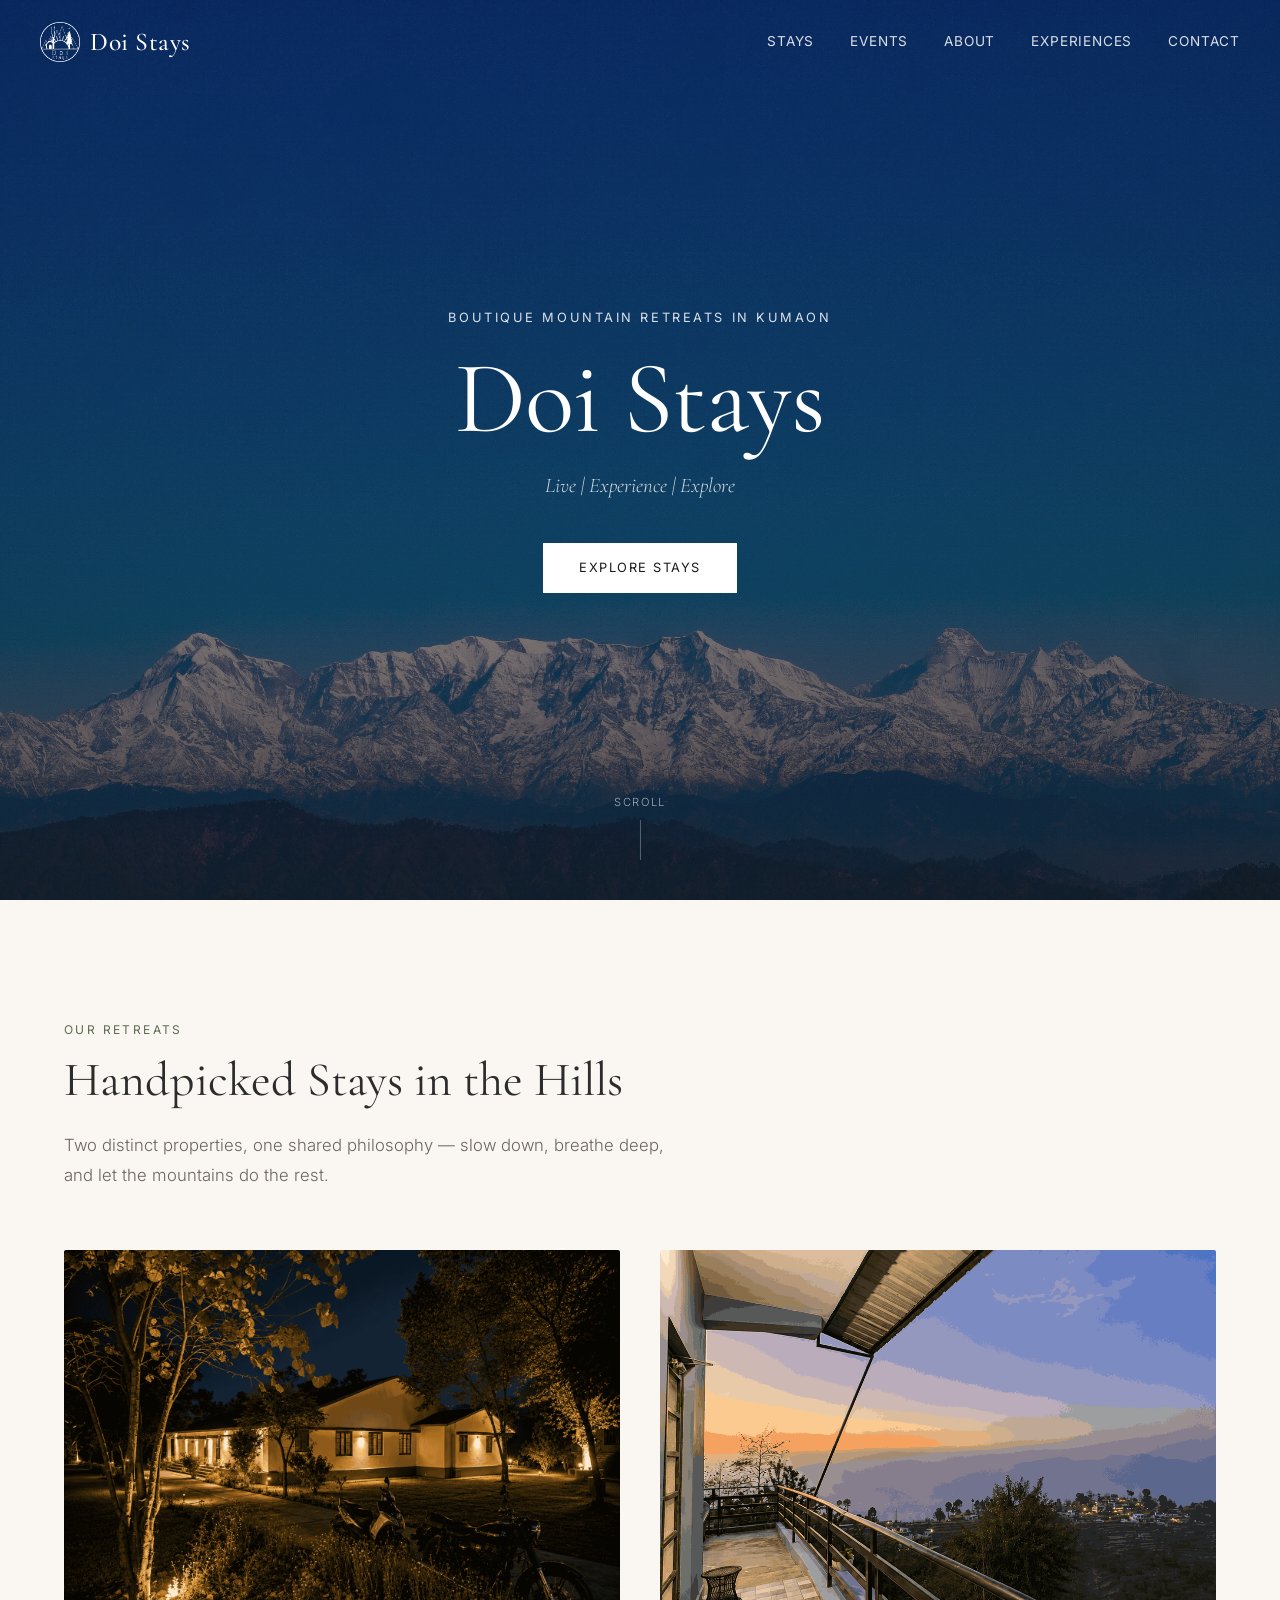
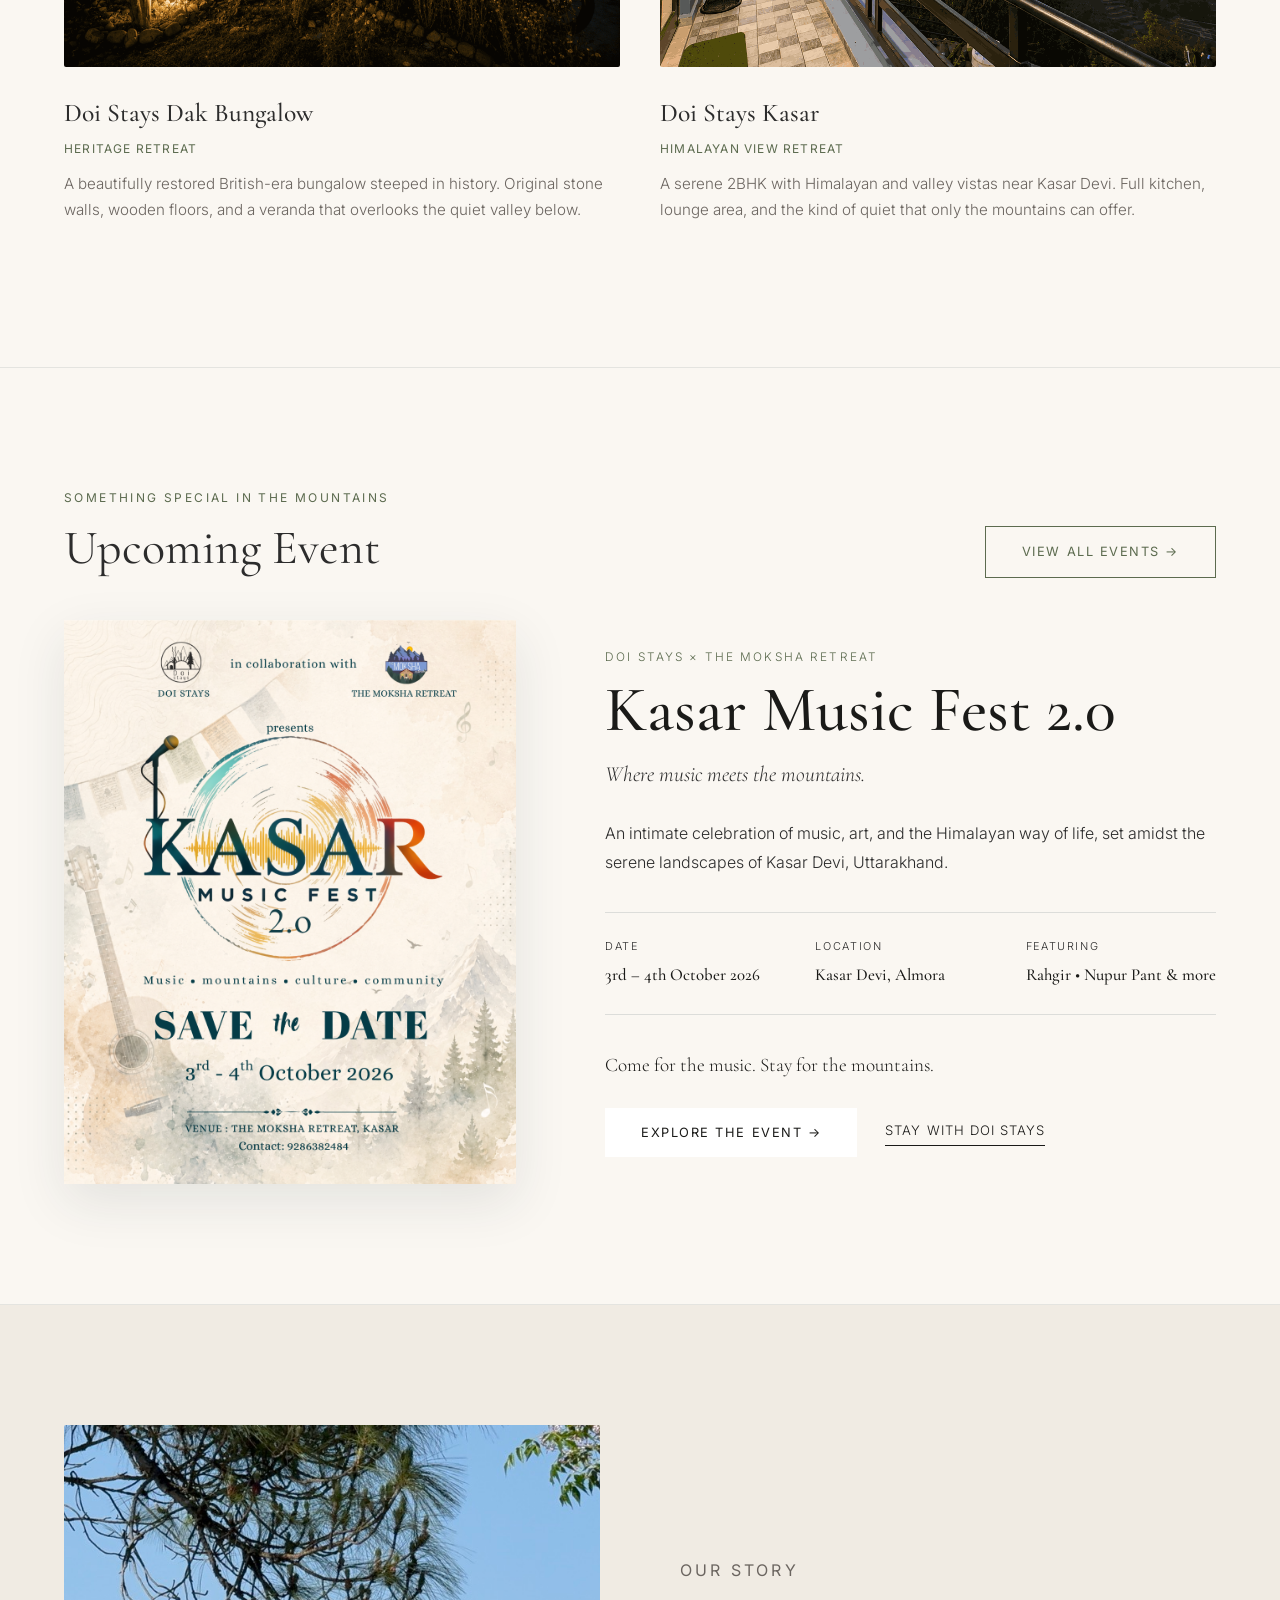
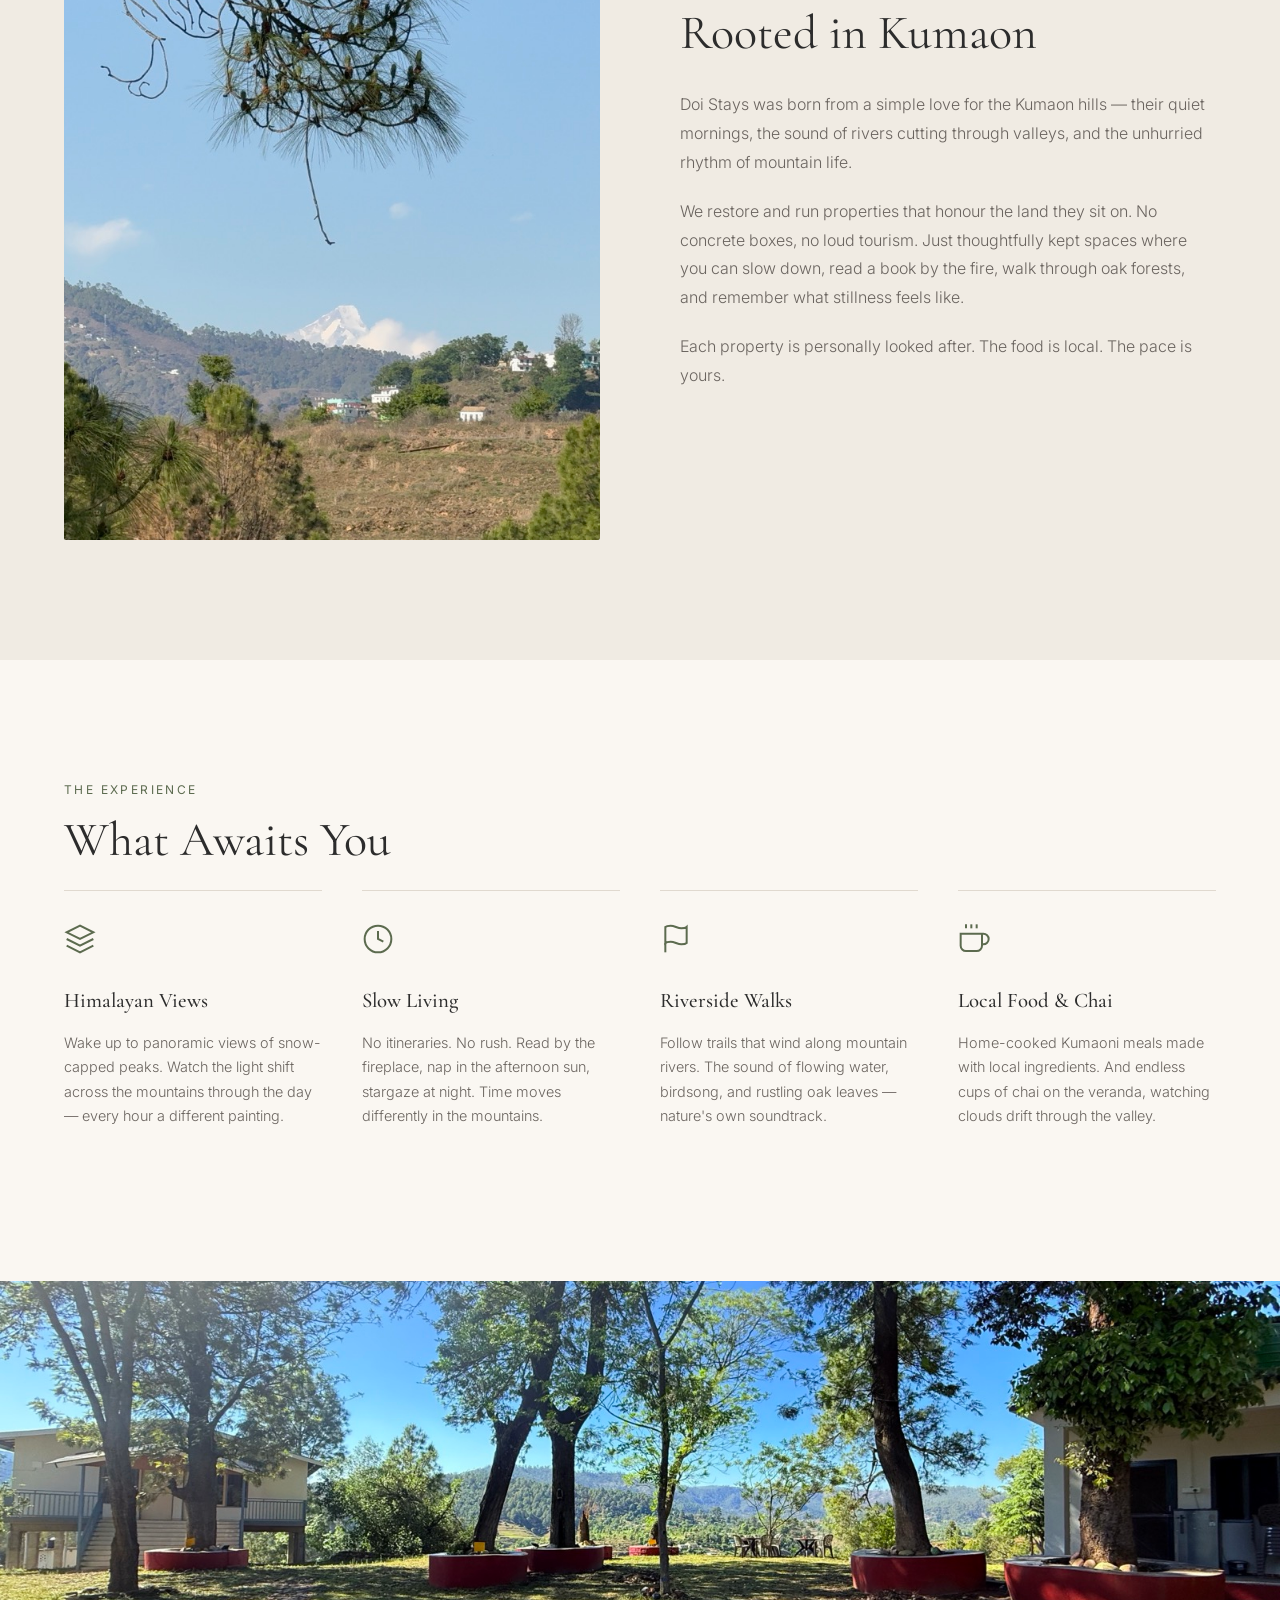
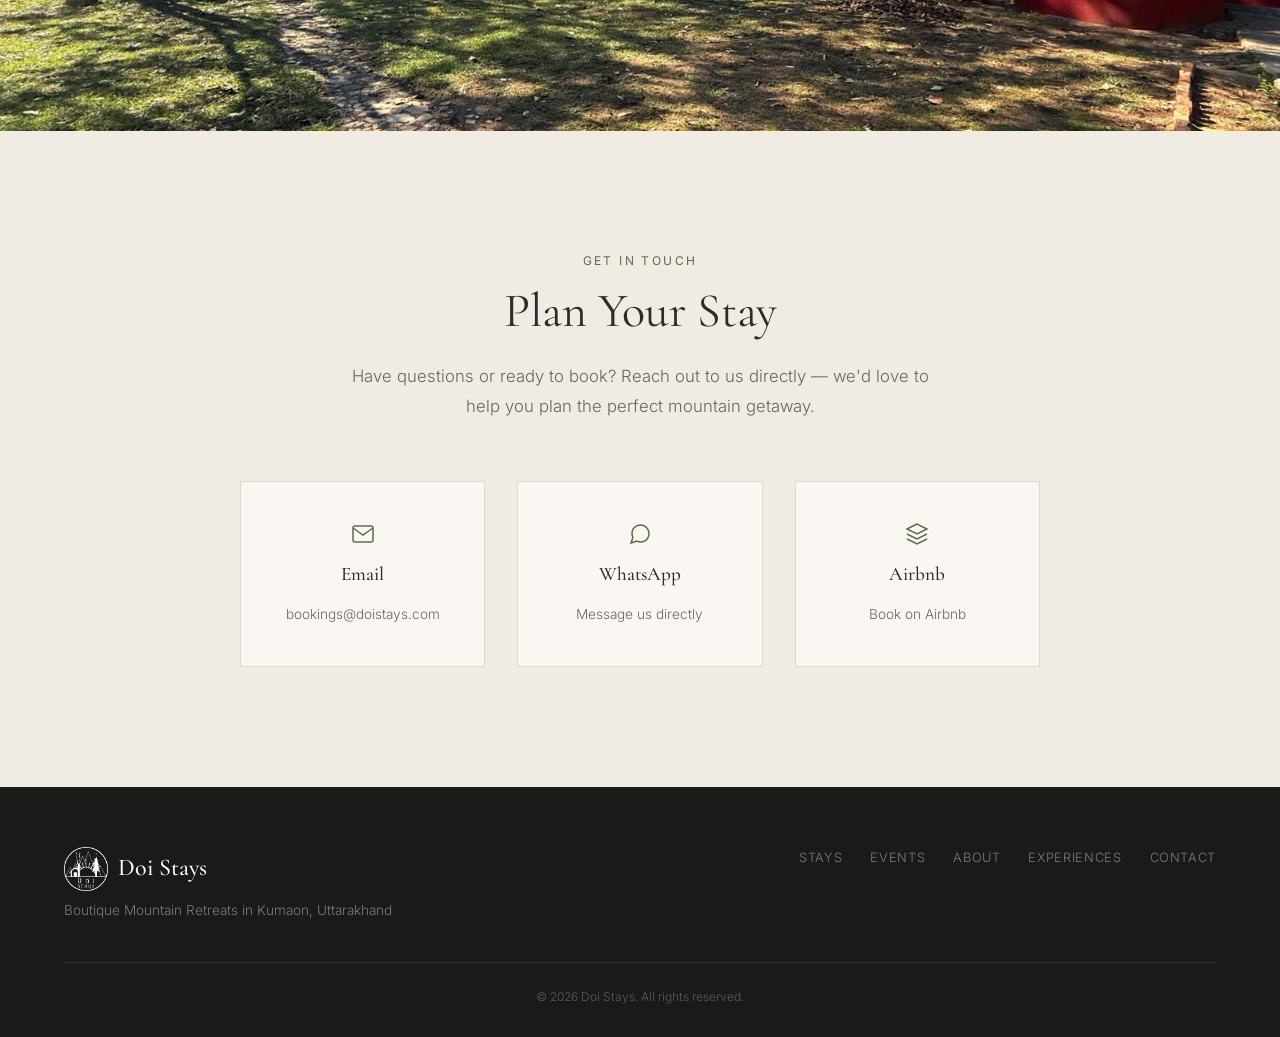
<file: index.html>
<!DOCTYPE html>
<html lang="en">
<head>
  <meta charset="UTF-8">
  <meta name="viewport" content="width=device-width, initial-scale=1.0">
  <title>Doi Stays – Boutique Mountain Retreats in Kumaon</title>
  <meta name="description" content="Boutique mountain retreats nestled in the Kumaon hills of Uttarakhand. Experience slow living at our handpicked heritage and Himalayan view properties.">
  <link rel="preconnect" href="https://fonts.googleapis.com">
  <link rel="preconnect" href="https://fonts.gstatic.com" crossorigin>
  <link href="https://fonts.googleapis.com/css2?family=Cormorant+Garamond:ital,wght@0,400;0,500;0,600;1,400&family=Inter:wght@300;400;500&display=swap" rel="stylesheet">
  <link rel="icon" type="image/svg+xml" href="logo.png">
  <link rel="stylesheet" href="styles.css">

  <style>
    /* Featured Events — homepage extension */
    .featured-event {
      background: var(--color-cream);
      border-top: 1px solid rgba(36, 66, 70, 0.10);
      border-bottom: 1px solid rgba(36, 66, 70, 0.10);
    }

    .featured-event-heading {
      display: flex;
      justify-content: space-between;
      align-items: flex-end;
      gap: 32px;
      margin-bottom: 42px;
    }

    .featured-event-heading .section-title {
      margin-bottom: 0;
    }

    .featured-event-grid {
      display: grid;
      grid-template-columns: minmax(280px, 0.85fr) minmax(320px, 1.15fr);
      gap: clamp(42px, 7vw, 90px);
      align-items: center;
    }

    .featured-event-poster {
      display: block;
      overflow: hidden;
      background: #eee8dc;
      box-shadow: 0 18px 50px rgba(31, 51, 54, 0.10);
    }

    .featured-event-poster img {
      display: block;
      width: 100%;
      height: auto;
      transition: transform 0.6s ease;
    }

    .featured-event-poster:hover img {
      transform: scale(1.025);
    }

    .featured-event-kicker {
      margin: 0 0 12px;
      color: var(--color-accent);
      font-size: 0.74rem;
      letter-spacing: 0.18em;
      text-transform: uppercase;
    }

    .featured-event-content h2 {
      margin: 0;
      font-family: var(--font-heading);
      font-size: clamp(2.5rem, 5vw, 4.25rem);
      line-height: 0.98;
      font-weight: 500;
      color: var(--color-dark);
    }

    .featured-event-tagline {
      margin: 14px 0 26px;
      font-family: var(--font-heading);
      font-size: 1.35rem;
      font-style: italic;
      color: var(--color-muted);
    }

    .featured-event-content > p:not(.featured-event-kicker):not(.featured-event-tagline):not(.featured-event-note) {
      max-width: 620px;
      color: var(--color-muted);
      line-height: 1.85;
    }

    .featured-event-details {
      display: grid;
      grid-template-columns: repeat(3, 1fr);
      gap: 20px;
      margin: 34px 0;
      padding: 24px 0;
      border-top: 1px solid rgba(36, 66, 70, 0.14);
      border-bottom: 1px solid rgba(36, 66, 70, 0.14);
    }

    .featured-event-details div {
      display: flex;
      flex-direction: column;
      gap: 6px;
    }

    .featured-event-details span {
      font-size: 0.68rem;
      letter-spacing: 0.15em;
      text-transform: uppercase;
      color: var(--color-muted);
    }

    .featured-event-details strong {
      font-family: var(--font-heading);
      font-size: 1.05rem;
      font-weight: 500;
      color: var(--color-dark);
    }

    .featured-event-note {
      margin: 0 0 26px;
      font-family: var(--font-heading);
      font-size: 1.2rem;
      color: var(--color-dark);
    }

    .featured-event-actions {
      display: flex;
      align-items: center;
      gap: 28px;
      flex-wrap: wrap;
    }

    .featured-event-all {
      white-space: nowrap;
    }

    .featured-event .text-link {
      color: var(--color-dark);
      text-decoration: none;
      border-bottom: 1px solid currentColor;
      padding-bottom: 3px;
      font-size: 0.82rem;
      letter-spacing: 0.08em;
      text-transform: uppercase;
    }

    @media (max-width: 800px) {
      .featured-event-heading {
        align-items: flex-start;
        flex-direction: column;
        margin-bottom: 30px;
      }

      .featured-event-grid {
        grid-template-columns: 1fr;
        gap: 34px;
      }

      .featured-event-poster {
        max-width: 560px;
      }

      .featured-event-details {
        grid-template-columns: 1fr;
        gap: 18px;
      }
    }
  </style>

</head>
<body>

  <!-- Navigation -->
  <nav class="nav" id="nav">
    <a href="#" class="nav-logo"><img src="logo.png" alt="Doi Stays" class="nav-logo-img">Doi Stays</a>
    <div class="nav-links">
      <a href="#properties">Stays</a>
      <a href="events.html">Events</a>
      <a href="#about">About</a>
      <a href="#experiences">Experiences</a>
      <a href="#contact">Contact</a>
    </div>
    <button class="nav-toggle" id="navToggle" aria-label="Toggle menu">
      <span></span><span></span><span></span>
    </button>
  </nav>

  <!-- Mobile Menu -->
  <div class="mobile-menu" id="mobileMenu">
    <a href="#properties">Stays</a>
    <a href="events.html">Events</a>
    <a href="#about">About</a>
    <a href="#experiences">Experiences</a>
    <a href="#contact">Contact</a>
  </div>

  <!-- Hero Section -->
  <section class="hero" id="hero">
    <div class="hero-overlay"></div>
    <div class="hero-content">
      <p class="hero-subtitle">Boutique Mountain Retreats in Kumaon</p>
      <h1 class="hero-title">Doi Stays</h1>
      <p class="hero-tagline">Live | Experience | Explore</p>
      <a href="#properties" class="btn btn-primary">Explore Stays</a>
    </div>
    <div class="hero-scroll">
      <span>Scroll</span>
      <div class="scroll-line"></div>
    </div>
  </section>

  <!-- Properties Section -->
  <section class="section properties" id="properties">
    <div class="container">
      <p class="section-label">Our Retreats</p>
      <h2 class="section-title">Handpicked Stays in the Hills</h2>
      <p class="section-desc">Two distinct properties, one shared philosophy &mdash; slow down, breathe deep, and let the mountains do the rest.</p>

      <div class="property-grid">
        <!-- Property 1: Dak Bungalow -->
        <a href="dak-bungalow.html" class="property-card">
          <div class="property-image">
            <img src="images-dak-bungalow/IMG_2955.png" alt="Doi Stays Dak Bungalow - Heritage British-era bungalow in Kumaon">
            <div class="property-image-overlay">
              <span class="property-cta">View &amp; Book Now &rarr;</span>
            </div>
          </div>
          <div class="property-info">
            <h3>Doi Stays Dak Bungalow</h3>
            <p class="property-type">Heritage Retreat</p>
            <p class="property-desc">A beautifully restored British-era bungalow steeped in history. Original stone walls, wooden floors, and a veranda that overlooks the quiet valley below.</p>
          </div>
        </a>

        <!-- Property 2: Kasar -->
        <a href="kasar.html" class="property-card">
          <div class="property-image">
            <img src="images-kasar/IMG_3220_1_11zon.png" alt="Doi Stays Kasar - Himalayan View 2BHK in Kasar Devi, Almora">
            <div class="property-image-overlay">
              <span class="property-cta">View &amp; Book Now &rarr;</span>
            </div>
          </div>
          <div class="property-info">
            <h3>Doi Stays Kasar</h3>
            <p class="property-type">Himalayan View Retreat</p>
            <p class="property-desc">A serene 2BHK with Himalayan and valley vistas near Kasar Devi. Full kitchen, lounge area, and the kind of quiet that only the mountains can offer.</p>
          </div>
        </a>
      </div>
    </div>
  </section>


  <!-- Upcoming Event Section -->
  <section class="section featured-event" id="events">
    <div class="container">
      <div class="featured-event-heading">
        <div>
          <p class="section-label">Something Special in the Mountains</p>
          <h2 class="section-title">Upcoming Event</h2>
        </div>
        <a href="events.html" class="btn btn-outline featured-event-all">View All Events &rarr;</a>
      </div>

      <div class="featured-event-grid">
        <a href="events.html" class="featured-event-poster">
          <img src="kasar-music-fest-2.png" alt="Kasar Music Fest 2.0 poster" loading="lazy">
        </a>

        <div class="featured-event-content">
          <p class="featured-event-kicker">Doi Stays × The Moksha Retreat</p>
          <h2>Kasar Music Fest 2.0</h2>
          <p class="featured-event-tagline">Where music meets the mountains.</p>

          <p>
            An intimate celebration of music, art, and the Himalayan way of life,
            set amidst the serene landscapes of Kasar Devi, Uttarakhand.
          </p>

          <div class="featured-event-details">
            <div>
              <span>Date</span>
              <strong>3rd – 4th October 2026</strong>
            </div>
            <div>
              <span>Location</span>
              <strong>Kasar Devi, Almora</strong>
            </div>
            <div>
              <span>Featuring</span>
              <strong>Rahgir • Nupur Pant &amp; more</strong>
            </div>
          </div>

          <p class="featured-event-note">
            Come for the music. Stay for the mountains.
          </p>

          <div class="featured-event-actions">
            <a href="events.html" class="btn btn-primary">Explore the Event &rarr;</a>
            <a href="events.html" class="text-link">Stay with Doi Stays</a>
          </div>
        </div>
      </div>
    </div>
  </section>

  <!-- About Section -->
  <section class="section about" id="about">
    <div class="container">
      <div class="about-grid">
        <div class="about-image">
          <img src="images-dak-bungalow/IMG_8700.JPG" alt="Kumaon mountains and village life">
        </div>
        <div class="about-text">
          <p class="section-label">Our Story</p>
          <h2 class="section-title">Rooted in Kumaon</h2>
          <p>Doi Stays was born from a simple love for the Kumaon hills &mdash; their quiet mornings, the sound of rivers cutting through valleys, and the unhurried rhythm of mountain life.</p>
          <p>We restore and run properties that honour the land they sit on. No concrete boxes, no loud tourism. Just thoughtfully kept spaces where you can slow down, read a book by the fire, walk through oak forests, and remember what stillness feels like.</p>
          <p>Each property is personally looked after. The food is local. The pace is yours.</p>
        </div>
      </div>
    </div>
  </section>

  <!-- Experiences Section -->
  <section class="section experiences" id="experiences">
    <div class="container">
      <p class="section-label">The Experience</p>
      <h2 class="section-title">What Awaits You</h2>

      <div class="experience-grid">
        <div class="experience-card">
          <div class="experience-icon">
            <svg width="32" height="32" viewBox="0 0 24 24" fill="none" stroke="currentColor" stroke-width="1.5"><path d="M12 2L2 7l10 5 10-5-10-5zM2 17l10 5 10-5M2 12l10 5 10-5"/></svg>
          </div>
          <h3>Himalayan Views</h3>
          <p>Wake up to panoramic views of snow-capped peaks. Watch the light shift across the mountains through the day &mdash; every hour a different painting.</p>
        </div>
        <div class="experience-card">
          <div class="experience-icon">
            <svg width="32" height="32" viewBox="0 0 24 24" fill="none" stroke="currentColor" stroke-width="1.5"><path d="M12 22c5.523 0 10-4.477 10-10S17.523 2 12 2 2 6.477 2 12s4.477 10 10 10z"/><path d="M12 6v6l4 2"/></svg>
          </div>
          <h3>Slow Living</h3>
          <p>No itineraries. No rush. Read by the fireplace, nap in the afternoon sun, stargaze at night. Time moves differently in the mountains.</p>
        </div>
        <div class="experience-card">
          <div class="experience-icon">
            <svg width="32" height="32" viewBox="0 0 24 24" fill="none" stroke="currentColor" stroke-width="1.5"><path d="M4 15s1-1 4-1 5 2 8 2 4-1 4-1V3s-1 1-4 1-5-2-8-2-4 1-4 1z"/><line x1="4" y1="22" x2="4" y2="15"/></svg>
          </div>
          <h3>Riverside Walks</h3>
          <p>Follow trails that wind along mountain rivers. The sound of flowing water, birdsong, and rustling oak leaves &mdash; nature's own soundtrack.</p>
        </div>
        <div class="experience-card">
          <div class="experience-icon">
            <svg width="32" height="32" viewBox="0 0 24 24" fill="none" stroke="currentColor" stroke-width="1.5"><path d="M18 8h1a4 4 0 010 8h-1M2 8h16v9a4 4 0 01-4 4H6a4 4 0 01-4-4V8z"/><line x1="6" y1="1" x2="6" y2="4"/><line x1="10" y1="1" x2="10" y2="4"/><line x1="14" y1="1" x2="14" y2="4"/></svg>
          </div>
          <h3>Local Food &amp; Chai</h3>
          <p>Home-cooked Kumaoni meals made with local ingredients. And endless cups of chai on the veranda, watching clouds drift through the valley.</p>
        </div>
      </div>
    </div>
  </section>

  <!-- Full-width Image Break -->
  <section class="image-break">
    <img src="images-dak-bungalow/IMG_8653.jpg" alt="Mountain landscape in Kumaon, Uttarakhand">
  </section>

  <!-- Contact Section -->
  <section class="section contact" id="contact">
    <div class="container">
      <p class="section-label">Get in Touch</p>
      <h2 class="section-title">Plan Your Stay</h2>
      <p class="section-desc">Have questions or ready to book? Reach out to us directly &mdash; we'd love to help you plan the perfect mountain getaway.</p>

      <div class="contact-grid">
        <a href="mailto:bookings@doistays.com" class="contact-card">
          <svg width="24" height="24" viewBox="0 0 24 24" fill="none" stroke="currentColor" stroke-width="1.5"><path d="M4 4h16c1.1 0 2 .9 2 2v12c0 1.1-.9 2-2 2H4c-1.1 0-2-.9-2-2V6c0-1.1.9-2 2-2z"/><polyline points="22,6 12,13 2,6"/></svg>
          <h3>Email</h3>
          <p>bookings@doistays.com</p>
        </a>
        <a href="https://wa.me/919286382484" target="_blank" rel="noopener" class="contact-card">
          <svg width="24" height="24" viewBox="0 0 24 24" fill="none" stroke="currentColor" stroke-width="1.5"><path d="M21 11.5a8.38 8.38 0 01-.9 3.8 8.5 8.5 0 01-7.6 4.7 8.38 8.38 0 01-3.8-.9L3 21l1.9-5.7a8.38 8.38 0 01-.9-3.8 8.5 8.5 0 014.7-7.6 8.38 8.38 0 013.8-.9h.5a8.48 8.48 0 018 8v.5z"/></svg>
          <h3>WhatsApp</h3>
          <p>Message us directly</p>
        </a>
        <a href="https://www.airbnb.co.in/users/profile/1463605870879007986" target="_blank" rel="noopener" class="contact-card">
          <svg width="24" height="24" viewBox="0 0 24 24" fill="none" stroke="currentColor" stroke-width="1.5"><path d="M12 2L2 7l10 5 10-5-10-5z"/><path d="M2 17l10 5 10-5"/><path d="M2 12l10 5 10-5"/></svg>
          <h3>Airbnb</h3>
          <p>Book on Airbnb</p>
        </a>
      </div>
    </div>
  </section>

  <!-- Footer -->
  <footer class="footer">
    <div class="container">
      <div class="footer-content">
        <div class="footer-brand">
          <p class="footer-logo"><img src="logo.png" alt="Doi Stays" class="footer-logo-img">Doi Stays</p>
          <p class="footer-tagline">Boutique Mountain Retreats in Kumaon, Uttarakhand</p>
        </div>
        <div class="footer-links">
          <a href="#properties">Stays</a>
          <a href="events.html">Events</a>
          <a href="#about">About</a>
          <a href="#experiences">Experiences</a>
          <a href="#contact">Contact</a>
        </div>
      </div>
      <div class="footer-bottom">
        <p>&copy; 2026 Doi Stays. All rights reserved.</p>
      </div>
    </div>
  </footer>

  <script src="script.js"></script>
</body>
</html>
</file>
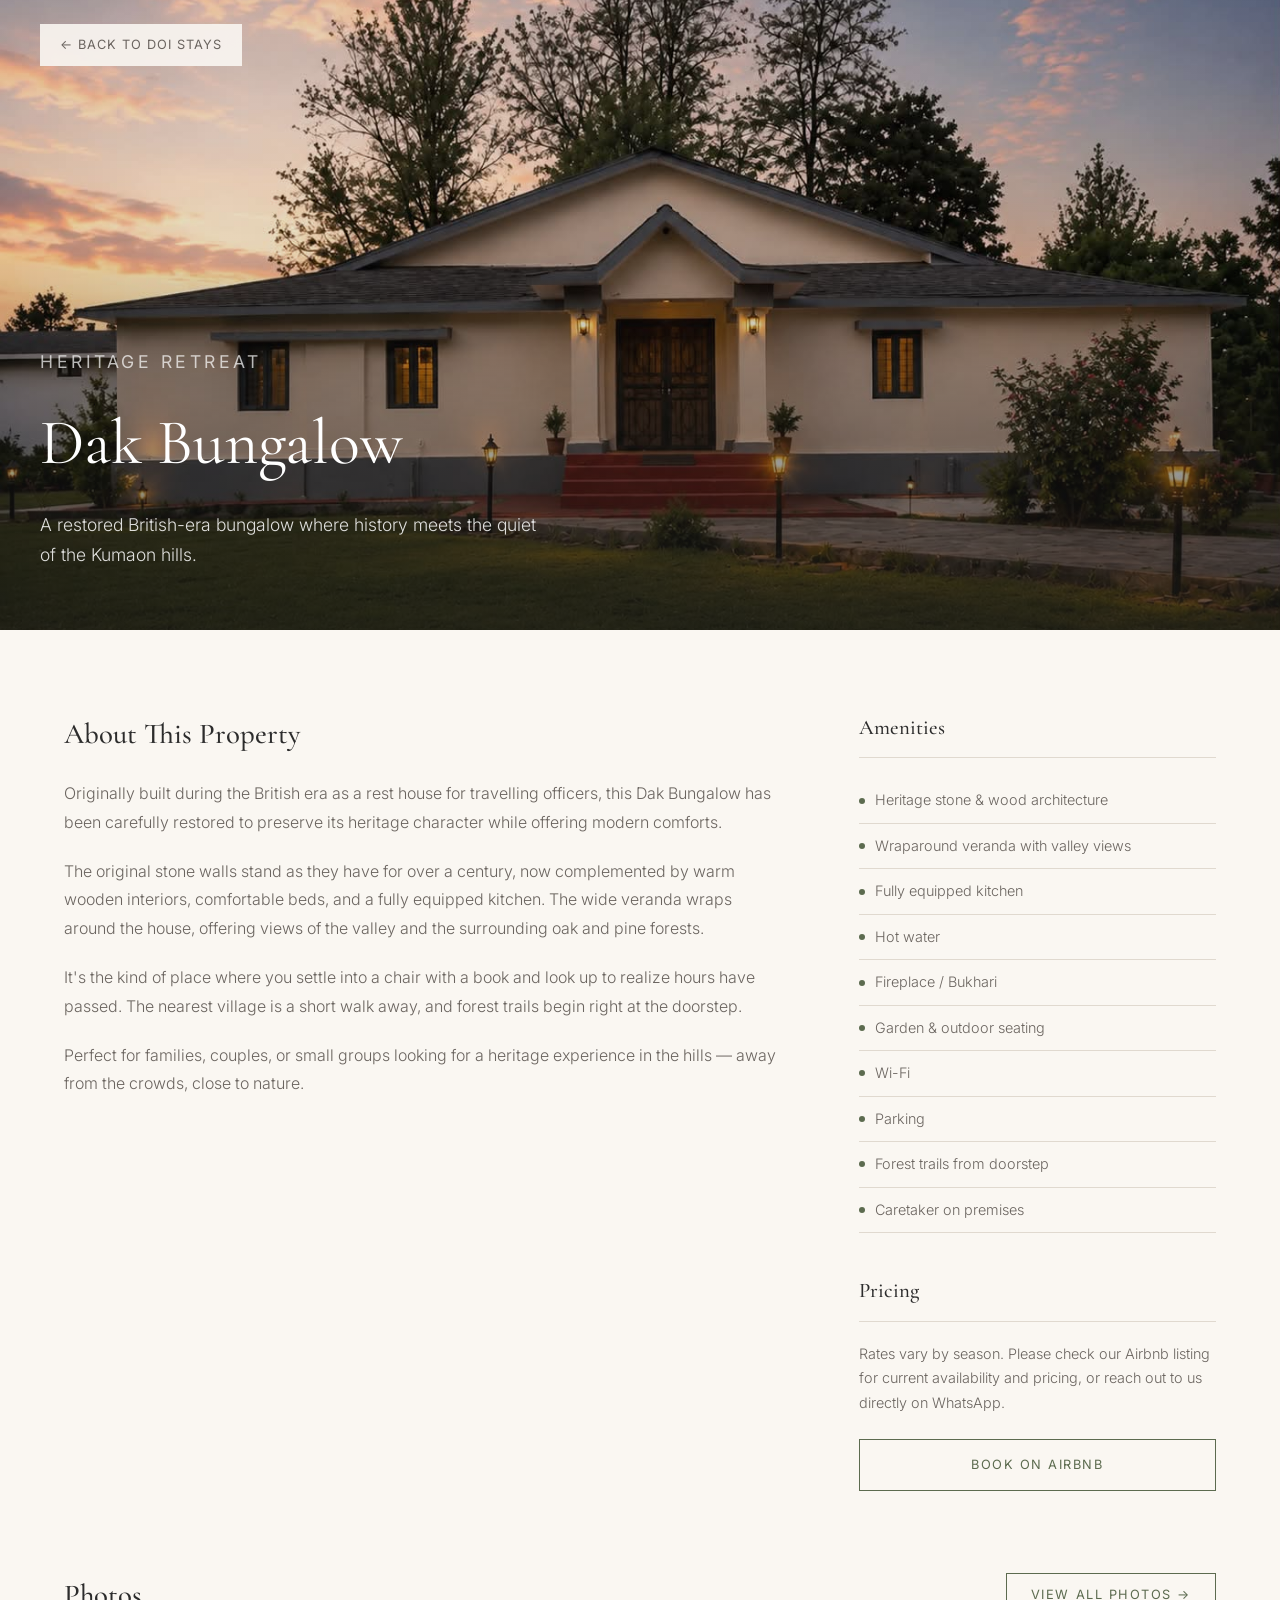
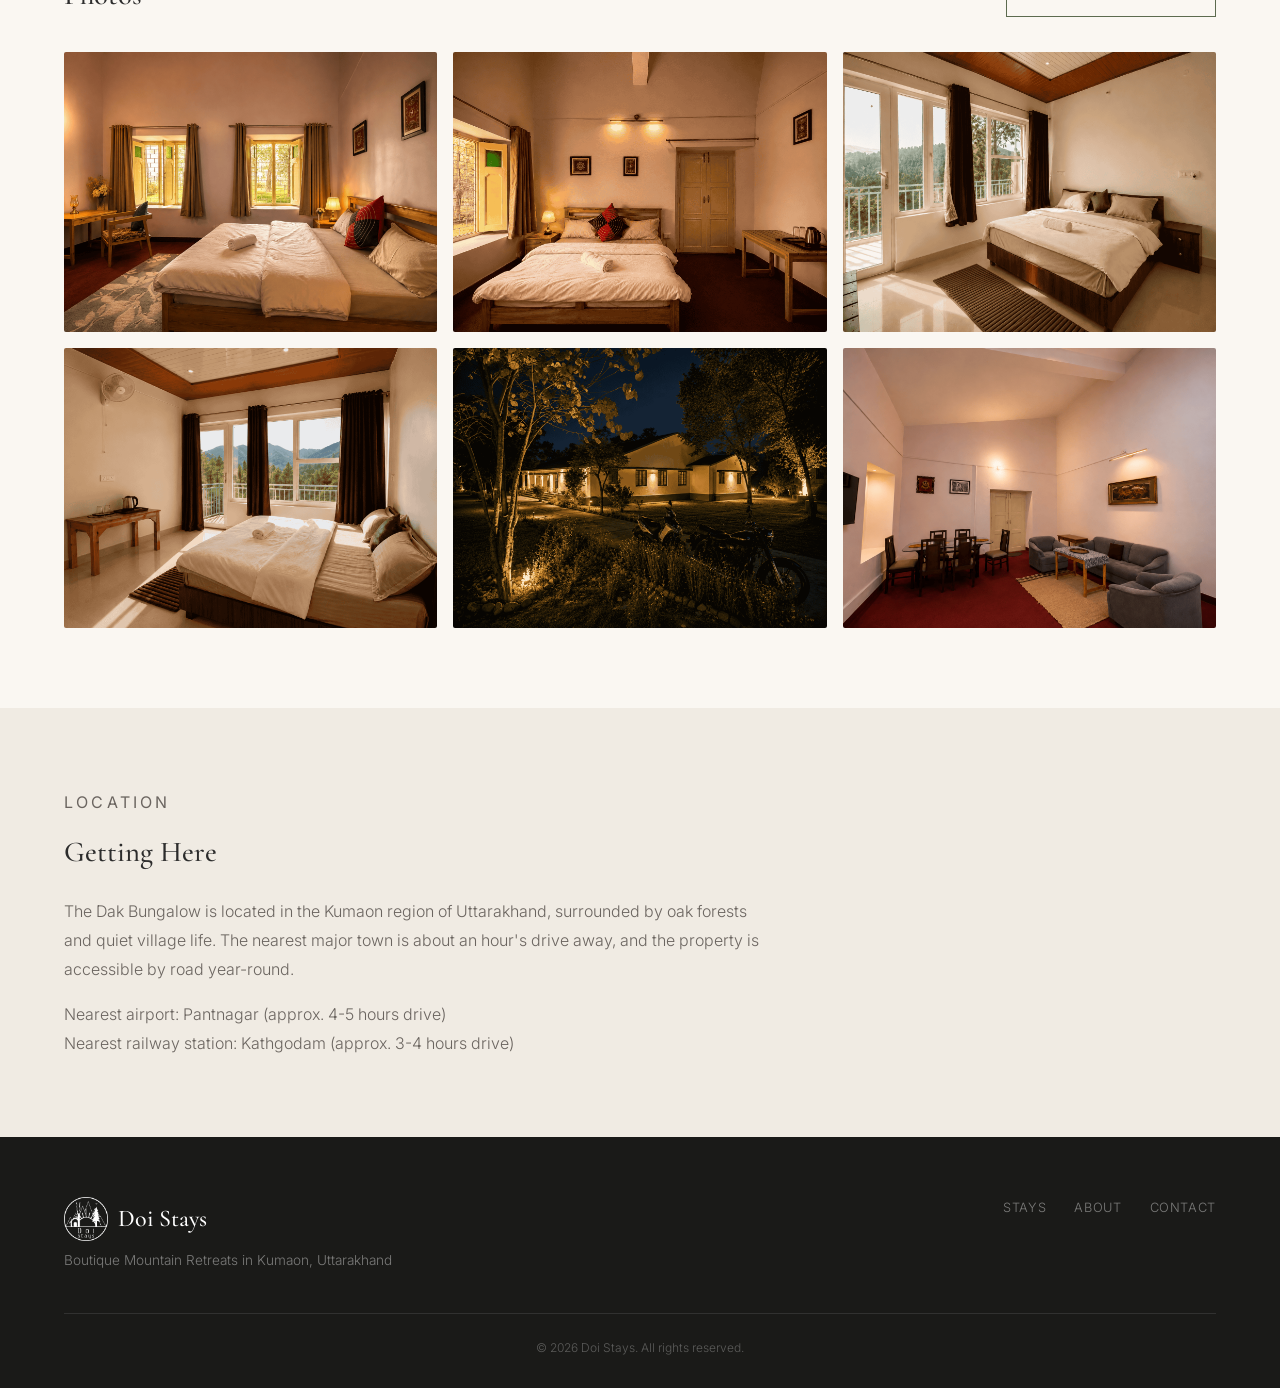
<file: dak-bungalow.html>
<!DOCTYPE html>
<html lang="en">
<head>
  <meta charset="UTF-8">
  <meta name="viewport" content="width=device-width, initial-scale=1.0">
  <title>Dak Bungalow – Doi Stays | Heritage Retreat in Kumaon</title>
  <meta name="description" content="A beautifully restored British-era Dak Bungalow in Kumaon. Heritage stone walls, wooden floors, and valley views. Book your stay.">
  <link rel="preconnect" href="https://fonts.googleapis.com">
  <link rel="preconnect" href="https://fonts.gstatic.com" crossorigin>
  <link href="https://fonts.googleapis.com/css2?family=Cormorant+Garamond:ital,wght@0,400;0,500;0,600;1,400&family=Inter:wght@300;400;500&display=swap" rel="stylesheet">
  <link rel="icon" type="image/svg+xml" href="logo.png">
  <link rel="stylesheet" href="styles.css">
</head>
<body>

  <!-- Back Navigation -->
  <a href="index.html" class="back-link">&larr; Back to Doi Stays</a>

  <!-- Hero -->
  <section class="detail-hero">
    <div class="detail-hero-bg">
      <img src="images-dak-bungalow/dak.jpeg" alt="Doi Stays Dak Bungalow exterior with garden pathway">
    </div>
    <div class="detail-hero-overlay"></div>
    <div class="detail-hero-content">
      <p class="section-label">Heritage Retreat</p>
      <h1>Dak Bungalow</h1>
      <p>A restored British-era bungalow where history meets the quiet of the Kumaon hills.</p>
    </div>
  </section>

  <!-- Detail Content -->
  <section class="detail-content">
    <div class="container">
      <div class="detail-grid">
        <div class="detail-description">
          <h2>About This Property</h2>
          <p>Originally built during the British era as a rest house for travelling officers, this Dak Bungalow has been carefully restored to preserve its heritage character while offering modern comforts.</p>
          <p>The original stone walls stand as they have for over a century, now complemented by warm wooden interiors, comfortable beds, and a fully equipped kitchen. The wide veranda wraps around the house, offering views of the valley and the surrounding oak and pine forests.</p>
          <p>It's the kind of place where you settle into a chair with a book and look up to realize hours have passed. The nearest village is a short walk away, and forest trails begin right at the doorstep.</p>
          <p>Perfect for families, couples, or small groups looking for a heritage experience in the hills &mdash; away from the crowds, close to nature.</p>
        </div>
        <div class="detail-sidebar">
          <h3>Amenities</h3>
          <ul class="amenity-list">
            <li>Heritage stone &amp; wood architecture</li>
            <li>Wraparound veranda with valley views</li>
            <li>Fully equipped kitchen</li>
            <li>Hot water</li>
            <li>Fireplace / Bukhari</li>
            <li>Garden &amp; outdoor seating</li>
            <li>Wi-Fi</li>
            <li>Parking</li>
            <li>Forest trails from doorstep</li>
            <li>Caretaker on premises</li>
          </ul>

          <h3>Pricing</h3>
          <p class="pricing-note">Rates vary by season. Please check our Airbnb listing for current availability and pricing, or reach out to us directly on WhatsApp.</p>

          <a href="https://www.airbnb.co.in/rooms/1661512501356568514" target="_blank" rel="noopener" class="btn btn-outline">Book on Airbnb</a>
        </div>
      </div>
    </div>
  </section>

  <!-- Photo Gallery -->
  <section class="photo-gallery">
    <div class="container">
      <div style="display:flex; justify-content:space-between; align-items:center; margin-bottom:32px;">
        <h2 style="font-family:var(--font-heading); font-size:1.8rem; font-weight:500;">Photos</h2>
        <a href="gallery-dak-bungalow.html" class="btn btn-outline" style="padding:10px 24px;">View All Photos &rarr;</a>
      </div>
      <div class="gallery-grid">
         <!-- New Bedroom Images -->
  <img src="images-dak-bungalow/IMG_2943.png" alt="Heritage bedroom interior" loading="lazy">
  <img src="images-dak-bungalow/IMG_2947.png" alt="Boutique bedroom interior" loading="lazy">
  <img src="images-dak-bungalow/IMG_2951.png" alt="Bedroom with wooden interiors" loading="lazy">
  <img src="images-dak-bungalow/IMG_2952.png" alt="Cozy bedroom view" loading="lazy">
  <img src="images-dak-bungalow/IMG_2955.png" alt="Luxury mountain stay bedroom" loading="lazy">
  <img src="images-dak-bungalow/IMG_2956.png" alt="Dak Bungalow bedroom suite" loading="lazy">
      </div>
    </div>
  </section>

  <!-- Location -->
  <section class="location-section">
    <div class="container">
      <p class="section-label">Location</p>
      <h2>Getting Here</h2>
      <p>The Dak Bungalow is located in the Kumaon region of Uttarakhand, surrounded by oak forests and quiet village life. The nearest major town is about an hour's drive away, and the property is accessible by road year-round.</p>
      <p style="margin-top: 16px;">Nearest airport: Pantnagar (approx. 4-5 hours drive)<br>Nearest railway station: Kathgodam (approx. 3-4 hours drive)</p>
    </div>
  </section>

  <!-- Footer -->
  <footer class="footer">
    <div class="container">
      <div class="footer-content">
        <div class="footer-brand">
          <p class="footer-logo"><img src="logo.png" alt="Doi Stays" class="footer-logo-img">Doi Stays</p>
          <p class="footer-tagline">Boutique Mountain Retreats in Kumaon, Uttarakhand</p>
        </div>
        <div class="footer-links">
          <a href="index.html#properties">Stays</a>
          <a href="index.html#about">About</a>
          <a href="index.html#contact">Contact</a>
        </div>
      </div>
      <div class="footer-bottom">
        <p>&copy; 2026 Doi Stays. All rights reserved.</p>
      </div>
    </div>
  </footer>

  <script src="script.js"></script>
</body>
</html>
</file>
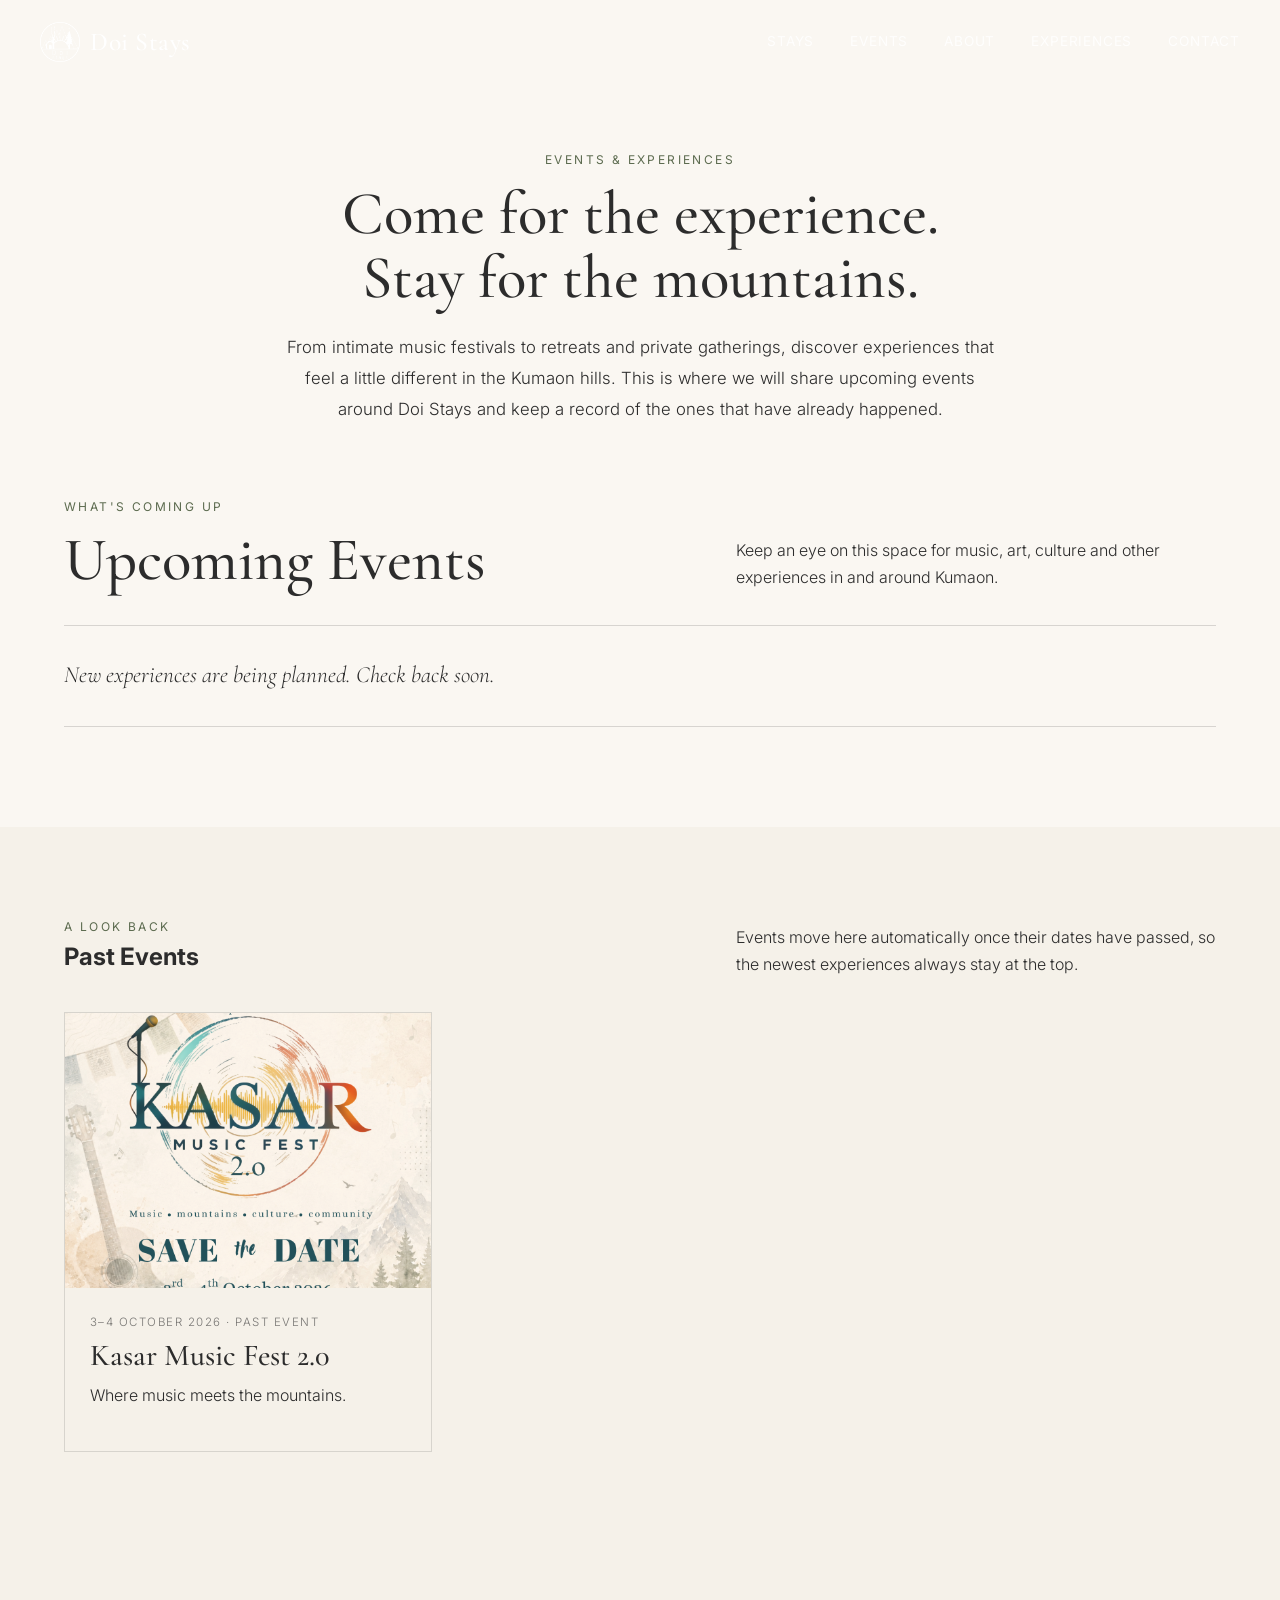
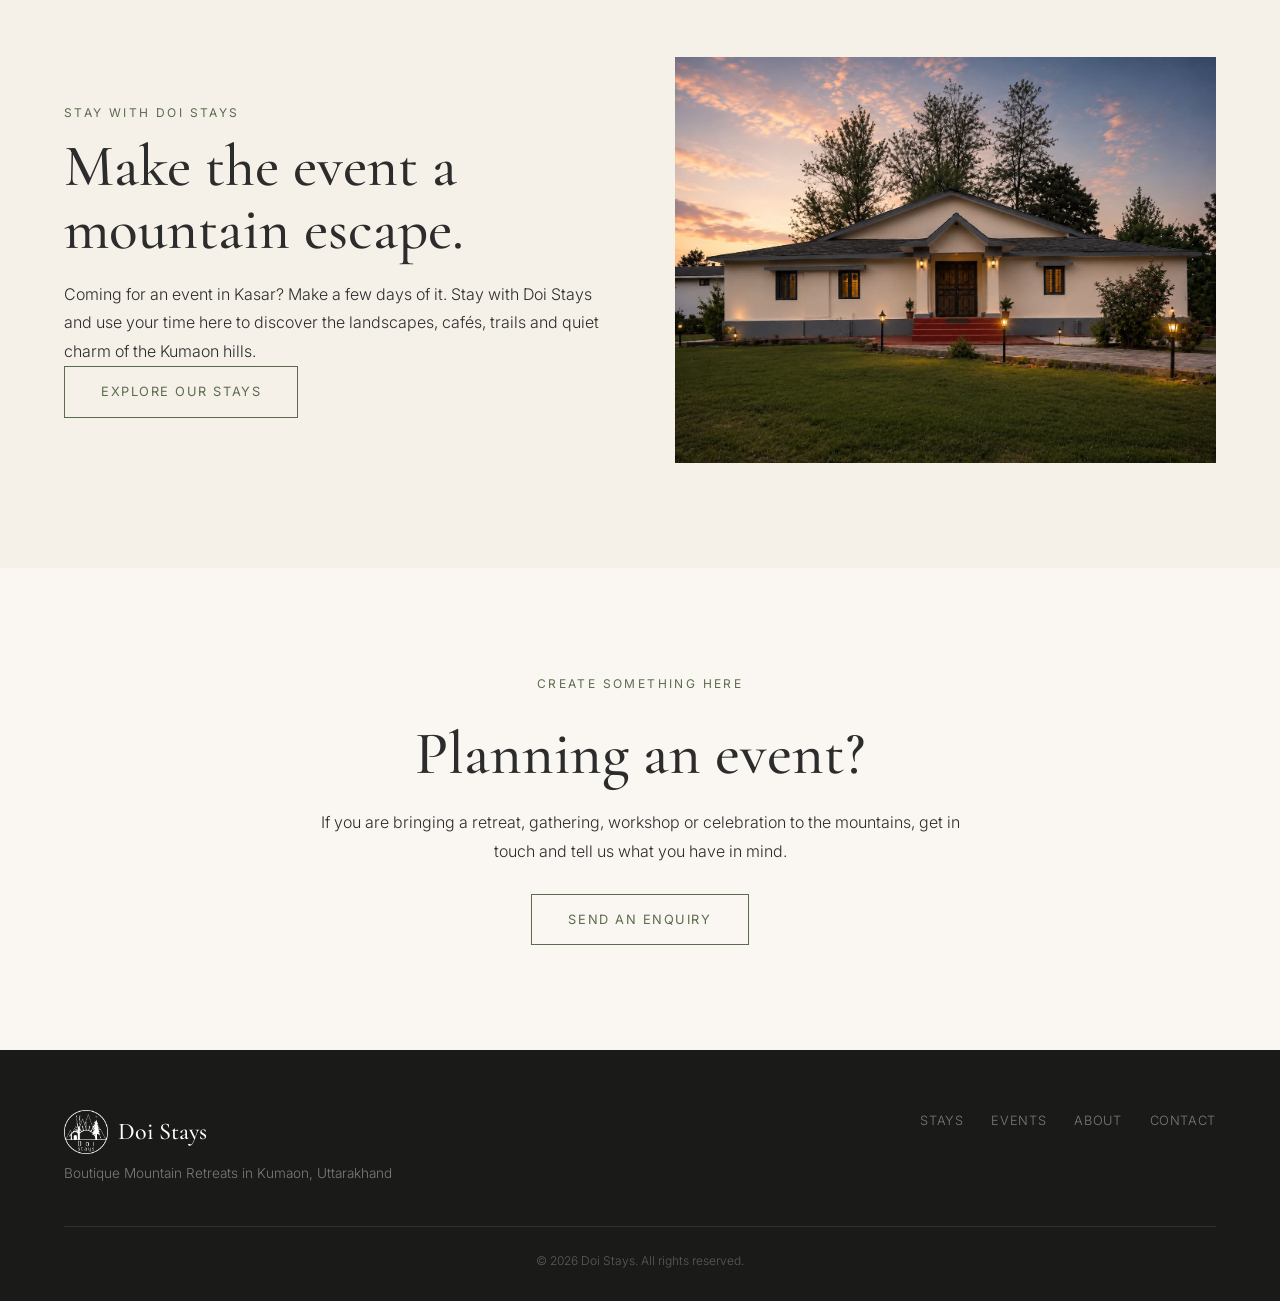
<file: events.html>
<!DOCTYPE html>
<html lang="en">
<head>
  <meta charset="UTF-8">
  <meta name="viewport" content="width=device-width, initial-scale=1.0">
  <title>Events at Doi Stays | Experiences in Kumaon</title>
  <meta name="description" content="Discover upcoming music, cultural, retreat and private events around Doi Stays in Kumaon, Uttarakhand.">
  <link rel="preconnect" href="https://fonts.googleapis.com">
  <link rel="preconnect" href="https://fonts.gstatic.com" crossorigin>
  <link href="https://fonts.googleapis.com/css2?family=Cormorant+Garamond:ital,wght@0,400;0,500;0,600;1,400&family=Inter:wght@300;400;500&display=swap" rel="stylesheet">
  <link rel="icon" type="image/svg+xml" href="logo.png">
  <link rel="stylesheet" href="styles.css">

  <style>
    /* =========================================================
       EVENTS PAGE
       Add future events in the EVENTS array near the bottom.
       The page automatically sorts upcoming events first and
       moves completed events into Past Events.
       ========================================================= */

    .events-page-intro {
      padding: 150px 0 72px;
      text-align: center;
    }

    .events-page-title h1 {
      font-family: var(--font-heading);
      font-size: clamp(3rem, 7vw, 5.2rem);
      line-height: .95;
      font-weight: 500;
      margin: 10px 0 22px;
      color: var(--color-dark);
    }

    .events-page-intro h2,
    .events-section h2,
    .events-cta h2 {
      font-family: var(--font-heading);
      font-size: clamp(2.35rem, 5vw, 3.8rem);
      line-height: 1.05;
      font-weight: 500;
      margin: 10px 0 22px;
    }

    .events-page-intro-copy {
      max-width: 720px;
      margin: 0 auto;
      line-height: 1.85;
      font-size: 1.05rem;
    }

    .events-section {
      padding: 0 0 100px;
    }

    .events-section + .events-section {
      padding-top: 20px;
    }

    .events-section-heading {
      display: flex;
      align-items: end;
      justify-content: space-between;
      gap: 30px;
      margin-bottom: 34px;
    }

    .events-section-heading h2 {
      margin-bottom: 0;
    }

    .events-section-heading p {
      max-width: 480px;
      margin: 0;
      line-height: 1.7;
    }

    /* Featured event */
    .featured-event {
      display: grid;
      grid-template-columns: minmax(0, .92fr) minmax(0, 1.08fr);
      min-height: 620px;
      background: #f5f1e9;
      overflow: hidden;
    }

    .featured-event-poster {
      position: relative;
      min-height: 620px;
      background: #e9e4d9;
      display: flex;
      align-items: center;
      justify-content: center;
      padding: 28px;
    }

    .featured-event-poster img {
      width: 100%;
      height: 100%;
      object-fit: contain;
      display: block;
    }

    .featured-event-content {
      padding: 64px clamp(34px, 5vw, 76px);
      display: flex;
      flex-direction: column;
      justify-content: center;
    }

    .event-status {
      display: inline-flex;
      align-items: center;
      align-self: flex-start;
      border: 1px solid rgba(0, 0, 0, .22);
      padding: 7px 13px;
      font-size: .72rem;
      letter-spacing: .16em;
      text-transform: uppercase;
      margin-bottom: 24px;
    }

    .event-status::before {
      content: "";
      width: 6px;
      height: 6px;
      border-radius: 50%;
      background: currentColor;
      margin-right: 9px;
    }

    .featured-event-content h3 {
      font-family: var(--font-heading);
      font-size: clamp(2.8rem, 5vw, 4.5rem);
      line-height: .95;
      font-weight: 500;
      margin: 0 0 12px;
    }

    .event-subtitle {
      font-family: var(--font-heading);
      font-style: italic;
      font-size: 1.45rem;
      margin: 0 0 25px;
    }

    .event-description {
      max-width: 610px;
      line-height: 1.8;
      margin: 0 0 30px;
    }

    .event-meta {
      display: grid;
      grid-template-columns: repeat(2, minmax(0, 1fr));
      border-top: 1px solid rgba(0, 0, 0, .16);
      border-bottom: 1px solid rgba(0, 0, 0, .16);
      margin-bottom: 30px;
    }

    .event-meta-item {
      padding: 17px 18px 17px 0;
    }

    .event-meta-item:nth-child(2n) {
      padding-left: 18px;
      border-left: 1px solid rgba(0, 0, 0, .16);
    }

    .event-meta-label {
      display: block;
      font-size: .7rem;
      letter-spacing: .14em;
      text-transform: uppercase;
      margin-bottom: 5px;
      opacity: .65;
    }

    .event-meta-value {
      font-family: var(--font-heading);
      font-size: 1.25rem;
    }

    .event-tags {
      display: flex;
      flex-wrap: wrap;
      gap: 8px;
      margin-bottom: 32px;
    }

    .event-tag {
      border: 1px solid rgba(0, 0, 0, .18);
      padding: 7px 11px;
      font-size: .78rem;
    }

    .event-actions {
      display: flex;
      flex-wrap: wrap;
      gap: 12px;
    }

    /* Additional events */
    .events-grid {
      display: grid;
      grid-template-columns: repeat(3, minmax(0, 1fr));
      gap: 24px;
    }

    .event-card {
      border: 1px solid rgba(0, 0, 0, .12);
      background: #fff;
      overflow: hidden;
      transition: transform .35s ease, box-shadow .35s ease;
    }

    .event-card:hover {
      transform: translateY(-4px);
      box-shadow: 0 14px 35px rgba(0, 0, 0, .08);
    }

    .event-card-image {
      aspect-ratio: 4 / 3;
      background: #eeeae2;
      overflow: hidden;
    }

    .event-card-image img {
      width: 100%;
      height: 100%;
      object-fit: cover;
      display: block;
      transition: transform .6s ease;
    }

    .event-card:hover .event-card-image img {
      transform: scale(1.035);
    }

    .event-card-content {
      padding: 25px;
    }

    .event-card-date {
      font-size: .72rem;
      letter-spacing: .13em;
      text-transform: uppercase;
      opacity: .62;
      margin-bottom: 9px;
    }

    .event-card h3 {
      font-family: var(--font-heading);
      font-size: 1.9rem;
      line-height: 1;
      font-weight: 500;
      margin: 0 0 10px;
    }

    .event-card p {
      line-height: 1.65;
      margin: 0 0 18px;
    }

    .event-card-link {
      font-size: .78rem;
      letter-spacing: .1em;
      text-transform: uppercase;
      text-decoration: none;
      border-bottom: 1px solid currentColor;
      padding-bottom: 3px;
    }

    .past-events {
      background: #f5f1e9;
      padding: 90px 0 100px;
    }

    .past-events .event-card {
      background: transparent;
    }

    .past-events .event-card-image {
      opacity: .88;
    }

    .empty-events {
      border-top: 1px solid rgba(0, 0, 0, .14);
      border-bottom: 1px solid rgba(0, 0, 0, .14);
      padding: 30px 0;
      font-family: var(--font-heading);
      font-size: 1.45rem;
      font-style: italic;
    }

    .events-stay {
      padding: 105px 0;
      background: #f5f1e9;
    }

    .events-stay-grid {
      display: grid;
      grid-template-columns: 1fr 1fr;
      gap: 70px;
      align-items: center;
    }

    .events-stay h2 {
      font-family: var(--font-heading);
      font-size: clamp(2.3rem, 5vw, 3.7rem);
      font-weight: 500;
      line-height: 1.05;
      margin: 8px 0 20px;
    }

    .events-stay p {
      line-height: 1.8;
      max-width: 570px;
    }

    .events-stay-image {
      aspect-ratio: 4 / 3;
      overflow: hidden;
    }

    .events-stay-image img {
      width: 100%;
      height: 100%;
      object-fit: cover;
      display: block;
    }

    .events-cta {
      padding: 105px 0;
      text-align: center;
    }

    .events-cta p {
      max-width: 650px;
      margin: 0 auto 28px;
      line-height: 1.8;
    }

    .events-actions {
      display: flex;
      justify-content: center;
      gap: 12px;
      flex-wrap: wrap;
    }

    @media (max-width: 900px) {
      .featured-event,
      .events-stay-grid {
        grid-template-columns: 1fr;
      }

      .featured-event-poster {
        min-height: auto;
        max-height: 720px;
      }

      .events-grid {
        grid-template-columns: repeat(2, minmax(0, 1fr));
      }

      .events-stay-grid {
        gap: 42px;
      }
    }

    @media (max-width: 650px) {
      .events-page-intro {
        padding: 65px 0 45px;
      }

      .events-section {
        padding-bottom: 70px;
      }

      .events-section-heading {
        display: block;
      }

      .events-section-heading p {
        margin-top: 15px;
      }

      .featured-event-poster {
        padding: 12px;
      }

      .featured-event-content {
        padding: 42px 25px;
      }

      .featured-event-content h3 {
        font-size: 3rem;
      }

      .event-meta {
        grid-template-columns: 1fr;
      }

      .event-meta-item,
      .event-meta-item:nth-child(2n) {
        padding-left: 0;
      }

      .event-meta-item:nth-child(n+2) {
        border-left: 0;
        border-top: 1px solid rgba(0, 0, 0, .16);
      }

      .events-grid {
        grid-template-columns: 1fr;
      }
    }
  </style>
</head>
<body>

  <!-- Navigation -->
  <nav class="nav" id="nav">
    <a href="index.html" class="nav-logo"><img src="logo.png" alt="Doi Stays" class="nav-logo-img">Doi Stays</a>
    <div class="nav-links">
      <a href="index.html#properties">Stays</a>
      <a href="events.html">Events</a>
      <a href="index.html#about">About</a>
      <a href="index.html#experiences">Experiences</a>
      <a href="index.html#contact">Contact</a>
    </div>
    <button class="nav-toggle" id="navToggle" aria-label="Toggle menu">
      <span></span><span></span><span></span>
    </button>
  </nav>

  <!-- Mobile Menu -->
  <div class="mobile-menu" id="mobileMenu">
    <a href="index.html#properties">Stays</a>
    <a href="events.html">Events</a>
    <a href="index.html#about">About</a>
    <a href="index.html#experiences">Experiences</a>
    <a href="index.html#contact">Contact</a>
  </div>

  <!-- Page Intro -->
  <section class="events-page-intro events-page-title">
    <div class="container">
      <p class="section-label">Events &amp; Experiences</p>
      <h2>Come for the experience.<br>Stay for the mountains.</h2>
      <p class="events-page-intro-copy">
        From intimate music festivals to retreats and private gatherings, discover experiences that feel a little different in the Kumaon hills. This is where we will share upcoming events around Doi Stays and keep a record of the ones that have already happened.
      </p>
    </div>
  </section>

  <!-- Upcoming Events -->
  <section class="events-section">
    <div class="container">
      <div class="events-section-heading">
        <div>
          <p class="section-label">What's Coming Up</p>
          <h2>Upcoming Events</h2>
        </div>
        <p>Keep an eye on this space for music, art, culture and other experiences in and around Kumaon.</p>
      </div>

      <div id="upcoming-events"></div>
    </div>
  </section>

  <!-- Past Events -->
  <section class="past-events">
    <div class="container">
      <div class="events-section-heading">
        <div>
          <p class="section-label">A Look Back</p>
          <h2>Past Events</h2>
        </div>
        <p>Events move here automatically once their dates have passed, so the newest experiences always stay at the top.</p>
      </div>

      <div id="past-events"></div>
    </div>
  </section>

  <!-- Stay with Doi Stays -->
  <section class="events-stay">
    <div class="container">
      <div class="events-stay-grid">
        <div>
          <p class="section-label">Stay with Doi Stays</p>
          <h2>Make the event a mountain escape.</h2>
          <p>
            Coming for an event in Kasar? Make a few days of it. Stay with Doi Stays and use your time here to discover the landscapes, cafés, trails and quiet charm of the Kumaon hills.
          </p>
          <a href="index.html#properties" class="btn btn-outline">Explore Our Stays</a>
        </div>
        <div class="events-stay-image">
          <img src="images-dak-bungalow/dak.jpeg" alt="Doi Stays heritage retreat in Kumaon" loading="lazy">
        </div>
      </div>
    </div>
  </section>

  <!-- Enquiry -->
  <section class="events-cta">
    <div class="container">
      <p class="section-label">Create Something Here</p>
      <h2>Planning an event?</h2>
      <p>
        If you are bringing a retreat, gathering, workshop or celebration to the mountains, get in touch and tell us what you have in mind.
      </p>
      <div class="events-actions">
        <a href="index.html#contact" class="btn btn-outline">Send an Enquiry</a>
      </div>
    </div>
  </section>

  <!-- Footer -->
  <footer class="footer">
    <div class="container">
      <div class="footer-content">
        <div class="footer-brand">
          <p class="footer-logo"><img src="logo.png" alt="Doi Stays" class="footer-logo-img">Doi Stays</p>
          <p class="footer-tagline">Boutique Mountain Retreats in Kumaon, Uttarakhand</p>
        </div>
        <div class="footer-links">
          <a href="index.html#properties">Stays</a>
          <a href="events.html">Events</a>
          <a href="index.html#about">About</a>
          <a href="index.html#contact">Contact</a>
        </div>
      </div>
      <div class="footer-bottom">
        <p>&copy; 2026 Doi Stays. All rights reserved.</p>
      </div>
    </div>
  </footer>

  <script>
    /* =========================================================
       EVENT DATA
       ---------------------------------------------------------
       To add another event, copy one object and change the values.

       date:      ISO format YYYY-MM-DD (used for sorting/status)
       endDate:   YYYY-MM-DD
       image:     path to event image/poster
       featured:  true = large feature layout
       link:      optional page or external booking/info URL
       ========================================================= */
    const EVENTS = [
      {
        title: "Kasar Music Fest 2.0",
        subtitle: "Where music meets the mountains.",
        date: "2026-10-03",
        endDate: "2026-10-04",
        location: "Kasar Devi, Almora, Uttarakhand",
        edition: "Kasar Music Fest 2.0",
        featuring: "Rahgir • Nupur Pant & more",
        image: "kasar-music-fest-2.png",
        featured: true,
        description: "An intimate celebration of music, art, and the Himalayan way of life, set amidst the serene landscapes of Kasar Devi. Created for people who love discovering new sounds and meaningful experiences, the festival brings together artists, musicians, travellers and mountain lovers for a few unforgettable days of live music, community and slow mountain living.",
        tags: ["Live Music", "Mountains", "Art", "Community"],
        stayText: "Stay close to the music. Wake up to the Himalayas."
      }

      /* ADD MORE EVENTS HERE
      ,{
        title: "Your Next Event",
        subtitle: "A short line about the experience.",
        date: "2027-01-15",
        endDate: "2027-01-17",
        location: "Kasar Devi, Almora, Uttarakhand",
        edition: "Edition / Event Type",
        featuring: "Artists / Hosts / Guests",
        image: "images-events/your-event.jpg",
        featured: false,
        description: "Your event description goes here.",
        tags: ["Music", "Art", "Culture"],
        link: "your-event-page.html"
      }
      */
    ];

    const today = new Date();
    today.setHours(0, 0, 0, 0);

    function parseDate(value) {
      const parts = value.split('-').map(Number);
      return new Date(parts[0], parts[1] - 1, parts[2]);
    }

    function formatDate(start, end) {
      const s = parseDate(start);
      const e = parseDate(end || start);
      const months = ['January','February','March','April','May','June','July','August','September','October','November','December'];

      if (s.getTime() === e.getTime()) {
        return `${s.getDate()} ${months[s.getMonth()]} ${s.getFullYear()}`;
      }

      if (s.getMonth() === e.getMonth() && s.getFullYear() === e.getFullYear()) {
        return `${s.getDate()}–${e.getDate()} ${months[s.getMonth()]} ${s.getFullYear()}`;
      }

      return `${s.getDate()} ${months[s.getMonth()]} ${s.getFullYear()} – ${e.getDate()} ${months[e.getMonth()]} ${e.getFullYear()}`;
    }

    function isPast(event) {
      return parseDate(event.endDate || event.date) < today;
    }

    function eventCard(event, past = false) {
      const link = event.link || '#';
      const action = event.link ? `<a class="event-card-link" href="${link}" target="_blank" rel="noopener">Know More &rarr;</a>` : '';

      return `
        <article class="event-card">
          <div class="event-card-image">
            <img src="${event.image}" alt="${event.title}" loading="lazy">
          </div>
          <div class="event-card-content">
            <div class="event-card-date">${formatDate(event.date, event.endDate)}${past ? ' · Past Event' : ''}</div>
            <h3>${event.title}</h3>
            <p>${event.subtitle || event.description}</p>
            ${action}
          </div>
        </article>
      `;
    }

    function featuredEvent(event) {
      const link = event.link || 'index.html#contact';
      const buttonText = event.link ? 'Event Details' : 'Enquire About Staying';

      return `
        <article class="featured-event">
          <div class="featured-event-poster">
            <img src="${event.image}" alt="${event.title} event poster">
          </div>
          <div class="featured-event-content">
            <span class="event-status">Upcoming</span>
            <h3>${event.title}</h3>
            <p class="event-subtitle">${event.subtitle}</p>
            <p class="event-description">${event.description}</p>

            <div class="event-meta">
              <div class="event-meta-item">
                <span class="event-meta-label">When</span>
                <span class="event-meta-value">${formatDate(event.date, event.endDate)}</span>
              </div>
              <div class="event-meta-item">
                <span class="event-meta-label">Where</span>
                <span class="event-meta-value">${event.location}</span>
              </div>
              <div class="event-meta-item">
                <span class="event-meta-label">Featuring</span>
                <span class="event-meta-value">${event.featuring}</span>
              </div>
              <div class="event-meta-item">
                <span class="event-meta-label">Edition</span>
                <span class="event-meta-value">${event.edition}</span>
              </div>
            </div>

            <div class="event-tags">
              ${(event.tags || []).map(tag => `<span class="event-tag">${tag}</span>`).join('')}
            </div>

            <div class="event-actions">
              <a href="${link}" ${event.link ? 'target="_blank" rel="noopener"' : ''} class="btn btn-outline">${buttonText}</a>
              <a href="index.html#properties" class="btn btn-outline">Stay with Doi Stays</a>
            </div>
          </div>
        </article>
      `;
    }

    function renderEvents() {
      const upcoming = EVENTS
        .filter(event => !isPast(event))
        .sort((a, b) => parseDate(a.date) - parseDate(b.date));

      const past = EVENTS
        .filter(event => isPast(event))
        .sort((a, b) => parseDate(b.date) - parseDate(a.date));

      const upcomingContainer = document.getElementById('upcoming-events');
      const pastContainer = document.getElementById('past-events');

      if (!upcoming.length) {
        upcomingContainer.innerHTML = '<div class="empty-events">New experiences are being planned. Check back soon.</div>';
      } else {
        const firstFeatured = upcoming.find(event => event.featured) || upcoming[0];
        const remaining = upcoming.filter(event => event !== firstFeatured);

        upcomingContainer.innerHTML = featuredEvent(firstFeatured) +
          (remaining.length ? `<div class="events-grid" style="margin-top:28px;">${remaining.map(event => eventCard(event)).join('')}</div>` : '');
      }

      if (!past.length) {
        pastContainer.innerHTML = '<div class="empty-events">Our first event memories will appear here after the event dates have passed.</div>';
      } else {
        pastContainer.innerHTML = `<div class="events-grid">${past.map(event => eventCard(event, true)).join('')}</div>`;
      }
    }

    renderEvents();
  </script>

  <script src="script.js"></script>
</body>
</html>
</file>
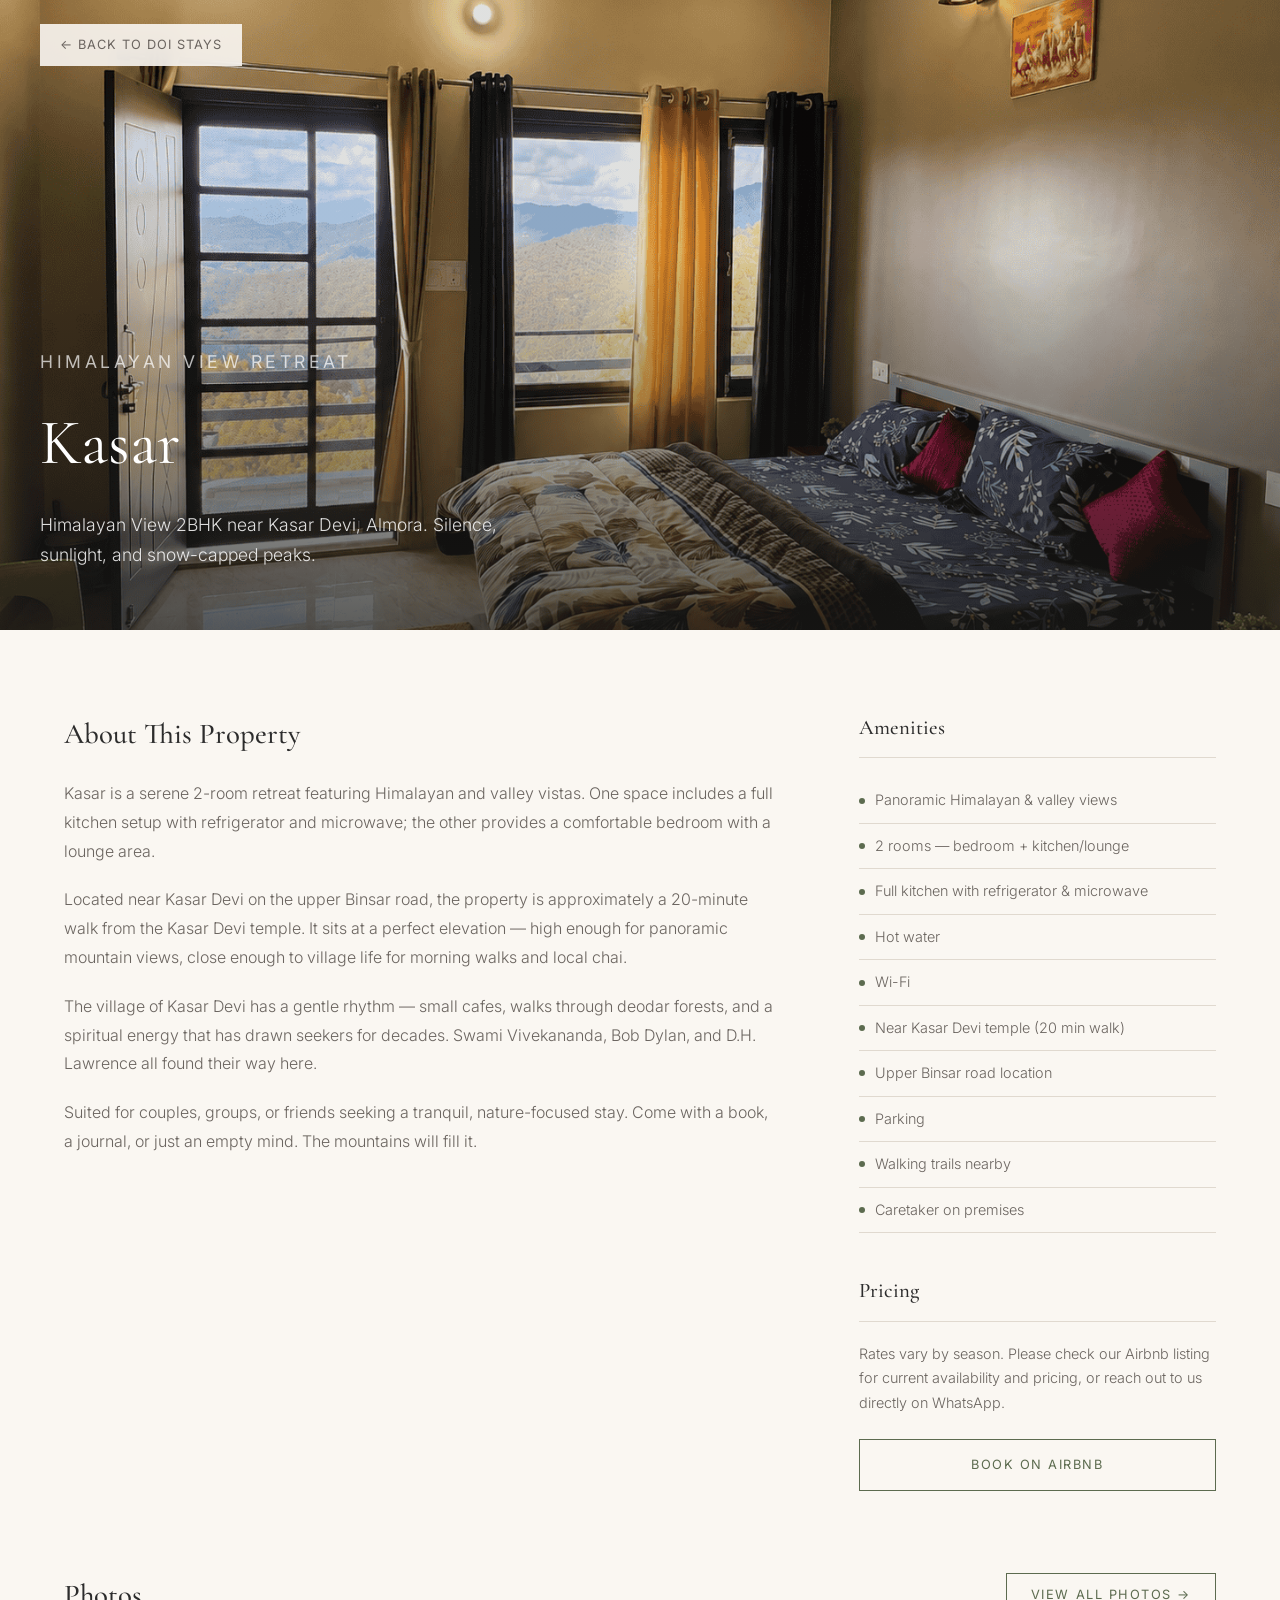
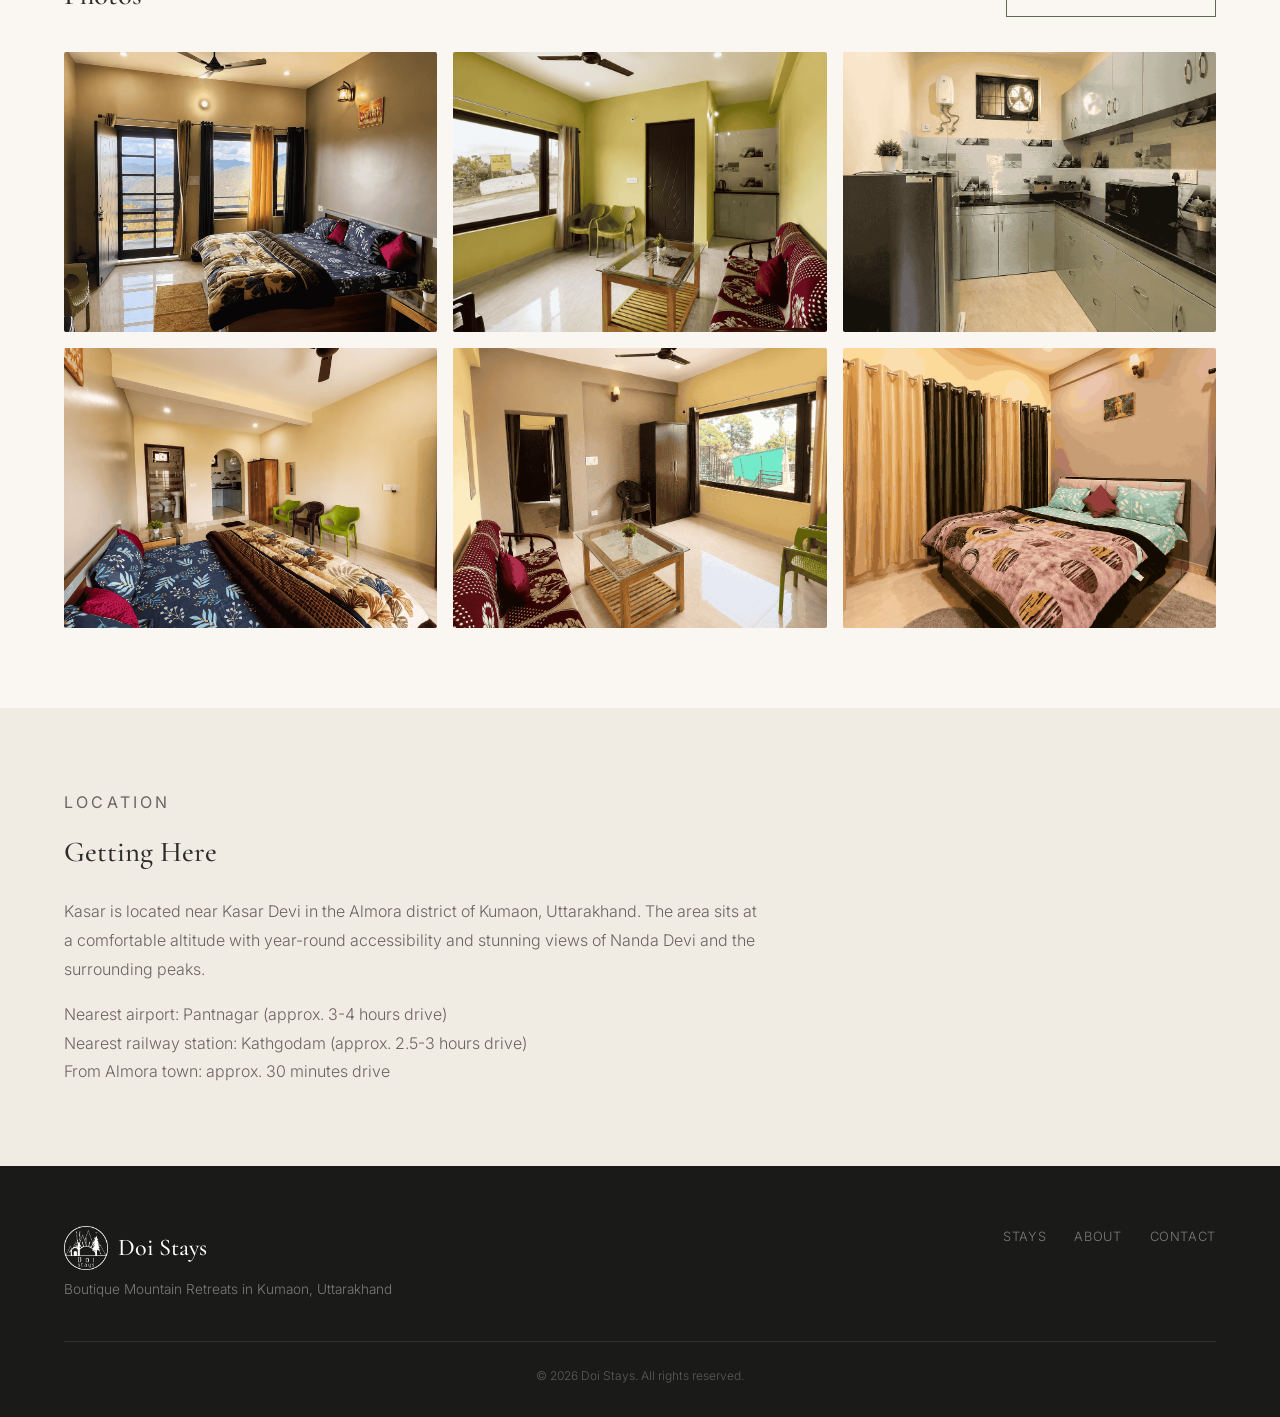
<file: kasar.html>
<!DOCTYPE html>
<html lang="en">
<head>
  <meta charset="UTF-8">
  <meta name="viewport" content="width=device-width, initial-scale=1.0">
  <title>Kasar – Doi Stays | Himalayan View Retreat in Kumaon</title>
  <meta name="description" content="Perched high in Kumaon with uninterrupted Himalayan views. A peaceful mountain retreat for slow living. Book your stay.">
  <link rel="preconnect" href="https://fonts.googleapis.com">
  <link rel="preconnect" href="https://fonts.gstatic.com" crossorigin>
  <link href="https://fonts.googleapis.com/css2?family=Cormorant+Garamond:ital,wght@0,400;0,500;0,600;1,400&family=Inter:wght@300;400;500&display=swap" rel="stylesheet">
  <link rel="icon" type="image/svg+xml" href="logo.png">
  <link rel="stylesheet" href="styles.css">
</head>
<body>

  <!-- Back Navigation -->
  <a href="index.html" class="back-link">&larr; Back to Doi Stays</a>

  <!-- Hero -->
  <section class="detail-hero">
    <div class="detail-hero-bg">
      <img src="images-kasar/IMG_3211.png" alt="Doi Stays Kasar with Himalayan views">
    </div>
    <div class="detail-hero-overlay"></div>
    <div class="detail-hero-content">
      <p class="section-label">Himalayan View Retreat</p>
      <h1>Kasar</h1>
      <p>Himalayan View 2BHK near Kasar Devi, Almora. Silence, sunlight, and snow-capped peaks.</p>
    </div>
  </section>

  <!-- Detail Content -->
  <section class="detail-content">
    <div class="container">
      <div class="detail-grid">
        <div class="detail-description">
          <h2>About This Property</h2>
          <p>Kasar is a serene 2-room retreat featuring Himalayan and valley vistas. One space includes a full kitchen setup with refrigerator and microwave; the other provides a comfortable bedroom with a lounge area.</p>
          <p>Located near Kasar Devi on the upper Binsar road, the property is approximately a 20-minute walk from the Kasar Devi temple. It sits at a perfect elevation &mdash; high enough for panoramic mountain views, close enough to village life for morning walks and local chai.</p>
          <p>The village of Kasar Devi has a gentle rhythm &mdash; small cafes, walks through deodar forests, and a spiritual energy that has drawn seekers for decades. Swami Vivekananda, Bob Dylan, and D.H. Lawrence all found their way here.</p>
          <p>Suited for couples, groups, or friends seeking a tranquil, nature-focused stay. Come with a book, a journal, or just an empty mind. The mountains will fill it.</p>
        </div>
        <div class="detail-sidebar">
          <h3>Amenities</h3>
          <ul class="amenity-list">
            <li>Panoramic Himalayan &amp; valley views</li>
            <li>2 rooms &mdash; bedroom + kitchen/lounge</li>
            <li>Full kitchen with refrigerator &amp; microwave</li>
            <li>Hot water</li>
            <li>Wi-Fi</li>
            <li>Near Kasar Devi temple (20 min walk)</li>
            <li>Upper Binsar road location</li>
            <li>Parking</li>
            <li>Walking trails nearby</li>
            <li>Caretaker on premises</li>
          </ul>

          <h3>Pricing</h3>
          <p class="pricing-note">Rates vary by season. Please check our Airbnb listing for current availability and pricing, or reach out to us directly on WhatsApp.</p>

          <a href="https://www.airbnb.co.in/rooms/1657061352546002101" target="_blank" rel="noopener" class="btn btn-outline">Book on Airbnb</a>
        </div>
      </div>
    </div>
  </section>

  <!-- Photo Gallery -->
  <section class="photo-gallery">
    <div class="container">
      <div style="display:flex; justify-content:space-between; align-items:center; margin-bottom:32px;">
        <h2 style="font-family:var(--font-heading); font-size:1.8rem; font-weight:500;">Photos</h2>
        <a href="gallery-kasar.html" class="btn btn-outline" style="padding:10px 24px;">View All Photos &rarr;</a>
      </div>
      <div class="gallery-grid">
        <img src="images-kasar/IMG_3211.png" alt="Doi Stays Kasar Photo 5" loading="lazy">
  <img src="images-kasar/IMG_3212.png" alt="Doi Stays Kasar Photo 6" loading="lazy">
  <img src="images-kasar/IMG_3213.png" alt="Doi Stays Kasar Photo 7" loading="lazy">
  <img src="images-kasar/IMG_3214.png" alt="Doi Stays Kasar Photo 8" loading="lazy">
  <img src="images-kasar/IMG_3216.png" alt="Doi Stays Kasar Photo 9" loading="lazy">
  <img src="images-kasar/IMG_3222_2_11zon.png" alt="Doi Stays Kasar Photo 11" loading="lazy">
      </div>
    </div>
  </section>

  <!-- Location -->
  <section class="location-section">
    <div class="container">
      <p class="section-label">Location</p>
      <h2>Getting Here</h2>
      <p>Kasar is located near Kasar Devi in the Almora district of Kumaon, Uttarakhand. The area sits at a comfortable altitude with year-round accessibility and stunning views of Nanda Devi and the surrounding peaks.</p>
      <p style="margin-top: 16px;">Nearest airport: Pantnagar (approx. 3-4 hours drive)<br>Nearest railway station: Kathgodam (approx. 2.5-3 hours drive)<br>From Almora town: approx. 30 minutes drive</p>
    </div>
  </section>

  <!-- Footer -->
  <footer class="footer">
    <div class="container">
      <div class="footer-content">
        <div class="footer-brand">
          <p class="footer-logo"><img src="logo.png" alt="Doi Stays" class="footer-logo-img">Doi Stays</p>
          <p class="footer-tagline">Boutique Mountain Retreats in Kumaon, Uttarakhand</p>
        </div>
        <div class="footer-links">
          <a href="index.html#properties">Stays</a>
          <a href="index.html#about">About</a>
          <a href="index.html#contact">Contact</a>
        </div>
      </div>
      <div class="footer-bottom">
        <p>&copy; 2026 Doi Stays. All rights reserved.</p>
      </div>
    </div>
  </footer>

  <script src="script.js"></script>
</body>
</html>
</file>
<file: styles.css>
/* ========================================
   Doi Stays – Styles
   Earthy, minimal, calm
   ======================================== */

:root {
  --color-bg: #FAF7F2;
  --color-bg-alt: #F0EBE3;
  --color-text: #2C2C2C;
  --color-text-light: #6B6560;
  --color-text-muted: #9B9490;
  --color-accent: #5C6B4F;
  --color-accent-hover: #4A5840;
  --color-border: #E0D9CF;
  --color-white: #FFFFFF;
  --color-dark: #1A1A18;

  --font-heading: 'Cormorant Garamond', Georgia, serif;
  --font-body: 'Inter', -apple-system, sans-serif;

  --transition: 0.3s ease;
}

/* Reset */
*, *::before, *::after {
  margin: 0;
  padding: 0;
  box-sizing: border-box;
}

html {
  scroll-behavior: smooth;
  -webkit-font-smoothing: antialiased;
}

body {
  font-family: var(--font-body);
  font-weight: 300;
  color: var(--color-text);
  background-color: var(--color-bg);
  line-height: 1.7;
  font-size: 16px;
}

img {
  display: block;
  max-width: 100%;
  height: auto;
}

a {
  text-decoration: none;
  color: inherit;
}

.container {
  max-width: 1200px;
  margin: 0 auto;
  padding: 0 24px;
}

/* ========================================
   Navigation
   ======================================== */

.nav {
  position: fixed;
  top: 0;
  left: 0;
  right: 0;
  z-index: 100;
  display: flex;
  align-items: center;
  justify-content: space-between;
  padding: 20px 40px;
  transition: background-color var(--transition), padding var(--transition), box-shadow var(--transition);
}

.nav.scrolled {
  background-color: rgba(250, 247, 242, 0.95);
  backdrop-filter: blur(10px);
  padding: 14px 40px;
  box-shadow: 0 1px 0 var(--color-border);
}

.nav-logo {
  font-family: var(--font-heading);
  font-size: 1.6rem;
  font-weight: 500;
  color: var(--color-white);
  letter-spacing: 0.02em;
  transition: color var(--transition);
  display: flex;
  align-items: center;
  gap: 10px;
}

.nav-logo-img {
  height: 40px;
  width: 40px;
  filter: brightness(0) invert(1);
  transition: filter var(--transition);
}

.nav.scrolled .nav-logo {
  color: var(--color-text);
}

.nav.scrolled .nav-logo-img {
  filter: none;
}

.nav-links {
  display: flex;
  gap: 36px;
}

.nav-links a {
  font-size: 0.85rem;
  font-weight: 400;
  letter-spacing: 0.06em;
  text-transform: uppercase;
  color: rgba(255, 255, 255, 0.85);
  transition: color var(--transition);
  position: relative;
}

.nav-links a::after {
  content: '';
  position: absolute;
  bottom: -4px;
  left: 0;
  width: 0;
  height: 1px;
  background: currentColor;
  transition: width var(--transition);
}

.nav-links a:hover::after {
  width: 100%;
}

.nav.scrolled .nav-links a {
  color: var(--color-text-light);
}

.nav.scrolled .nav-links a:hover {
  color: var(--color-text);
}

.nav-toggle {
  display: none;
  flex-direction: column;
  gap: 5px;
  background: none;
  border: none;
  cursor: pointer;
  padding: 4px;
}

.nav-toggle span {
  display: block;
  width: 24px;
  height: 1.5px;
  background: var(--color-white);
  transition: background var(--transition);
}

.nav.scrolled .nav-toggle span {
  background: var(--color-text);
}

/* Mobile Menu */
.mobile-menu {
  display: none;
  position: fixed;
  top: 0;
  left: 0;
  right: 0;
  bottom: 0;
  z-index: 99;
  background: var(--color-bg);
  flex-direction: column;
  align-items: center;
  justify-content: center;
  gap: 32px;
  opacity: 0;
  pointer-events: none;
  transition: opacity var(--transition);
}

.mobile-menu.active {
  opacity: 1;
  pointer-events: all;
}

.mobile-menu a {
  font-family: var(--font-heading);
  font-size: 2rem;
  color: var(--color-text);
}

/* ========================================
   Hero Section
   ======================================== */

.hero {
  position: relative;
  height: 100vh;
  min-height: 600px;
  display: flex;
  align-items: center;
  justify-content: center;
  background: url('main.jpeg') center/cover no-repeat;
  color: var(--color-white);
}

.hero-overlay {
  position: absolute;
  inset: 0;
  background: linear-gradient(
    to bottom,
    rgba(26, 26, 24, 0.3) 0%,
    rgba(26, 26, 24, 0.45) 50%,
    rgba(26, 26, 24, 0.6) 100%
  );
}

.hero-content {
  position: relative;
  text-align: center;
  padding: 0 24px;
}

.hero-subtitle {
  font-size: 0.8rem;
  font-weight: 400;
  letter-spacing: 0.2em;
  text-transform: uppercase;
  margin-bottom: 16px;
  opacity: 0.85;
}

.hero-title {
  font-family: var(--font-heading);
  font-size: clamp(3.5rem, 8vw, 7rem);
  font-weight: 400;
  line-height: 1.05;
  margin-bottom: 16px;
  letter-spacing: -0.01em;
}

.hero-tagline {
  font-size: 1.1rem;
  font-weight: 300;
  opacity: 0.8;
  margin-bottom: 40px;
  font-style: italic;
  font-family: var(--font-heading);
  font-size: 1.3rem;
}

.hero-scroll {
  position: absolute;
  bottom: 40px;
  left: 50%;
  transform: translateX(-50%);
  display: flex;
  flex-direction: column;
  align-items: center;
  gap: 8px;
  color: rgba(255, 255, 255, 0.6);
}

.hero-scroll span {
  font-size: 0.7rem;
  letter-spacing: 0.15em;
  text-transform: uppercase;
}

.scroll-line {
  width: 1px;
  height: 40px;
  background: rgba(255, 255, 255, 0.3);
  position: relative;
  overflow: hidden;
}

.scroll-line::after {
  content: '';
  position: absolute;
  top: -100%;
  left: 0;
  width: 100%;
  height: 100%;
  background: rgba(255, 255, 255, 0.8);
  animation: scrollDown 2s ease-in-out infinite;
}

@keyframes scrollDown {
  0% { top: -100%; }
  100% { top: 100%; }
}

/* ========================================
   Buttons
   ======================================== */

.btn {
  display: inline-block;
  padding: 14px 36px;
  font-family: var(--font-body);
  font-size: 0.8rem;
  font-weight: 400;
  letter-spacing: 0.12em;
  text-transform: uppercase;
  border: none;
  cursor: pointer;
  transition: all var(--transition);
}

.btn-primary {
  background: var(--color-white);
  color: var(--color-dark);
}

.btn-primary:hover {
  background: var(--color-accent);
  color: var(--color-white);
}

.btn-outline {
  background: transparent;
  color: var(--color-accent);
  border: 1px solid var(--color-accent);
}

.btn-outline:hover {
  background: var(--color-accent);
  color: var(--color-white);
}

/* ========================================
   Section Defaults
   ======================================== */

.section {
  padding: 120px 0;
}

.section-label {
  font-size: 0.75rem;
  font-weight: 400;
  letter-spacing: 0.2em;
  text-transform: uppercase;
  color: var(--color-accent);
  margin-bottom: 12px;
}

.section-title {
  font-family: var(--font-heading);
  font-size: clamp(2rem, 4vw, 3rem);
  font-weight: 400;
  line-height: 1.2;
  margin-bottom: 20px;
  color: var(--color-text);
}

.section-desc {
  font-size: 1.05rem;
  color: var(--color-text-light);
  max-width: 600px;
  line-height: 1.8;
  margin-bottom: 60px;
}

/* ========================================
   Properties
   ======================================== */

.property-grid {
  display: grid;
  grid-template-columns: repeat(2, 1fr);
  gap: 40px;
}

.property-card {
  display: block;
  transition: transform var(--transition);
}

.property-card:hover {
  transform: translateY(-4px);
}

.property-image {
  position: relative;
  overflow: hidden;
  aspect-ratio: 4/3;
  border-radius: 2px;
}

.property-image img {
  width: 100%;
  height: 100%;
  object-fit: cover;
  transition: transform 0.6s ease;
}

.property-card:hover .property-image img {
  transform: scale(1.03);
}

.property-image-overlay {
  position: absolute;
  inset: 0;
  background: rgba(26, 26, 24, 0);
  display: flex;
  align-items: flex-end;
  justify-content: flex-start;
  padding: 24px;
  transition: background var(--transition);
}

.property-card:hover .property-image-overlay {
  background: rgba(26, 26, 24, 0.25);
}

.property-cta {
  font-size: 0.8rem;
  font-weight: 400;
  letter-spacing: 0.08em;
  text-transform: uppercase;
  color: var(--color-white);
  opacity: 0;
  transform: translateY(8px);
  transition: opacity var(--transition), transform var(--transition);
}

.property-card:hover .property-cta {
  opacity: 1;
  transform: translateY(0);
}

.property-info {
  padding: 24px 0;
}

.property-info h3 {
  font-family: var(--font-heading);
  font-size: 1.6rem;
  font-weight: 500;
  margin-bottom: 4px;
}

.property-type {
  font-size: 0.75rem;
  font-weight: 400;
  letter-spacing: 0.1em;
  text-transform: uppercase;
  color: var(--color-accent);
  margin-bottom: 12px;
}

.property-desc {
  font-size: 0.95rem;
  color: var(--color-text-light);
  line-height: 1.7;
}

/* ========================================
   About
   ======================================== */

.about {
  background: var(--color-bg-alt);
}

.about-grid {
  display: grid;
  grid-template-columns: 1fr 1fr;
  gap: 80px;
  align-items: center;
}

.about-image {
  position: relative;
}

.about-image img {
  width: 100%;
  aspect-ratio: 3/4;
  object-fit: cover;
  border-radius: 2px;
}

.about-text p {
  font-size: 1rem;
  color: var(--color-text-light);
  margin-bottom: 20px;
  line-height: 1.8;
}

.about-text .section-title {
  margin-bottom: 28px;
}

/* ========================================
   Experiences
   ======================================== */

.experience-grid {
  display: grid;
  grid-template-columns: repeat(4, 1fr);
  gap: 40px;
}

.experience-card {
  padding: 32px 0;
  border-top: 1px solid var(--color-border);
}

.experience-icon {
  color: var(--color-accent);
  margin-bottom: 20px;
}

.experience-card h3 {
  font-family: var(--font-heading);
  font-size: 1.3rem;
  font-weight: 500;
  margin-bottom: 12px;
}

.experience-card p {
  font-size: 0.9rem;
  color: var(--color-text-light);
  line-height: 1.7;
}

/* ========================================
   Image Break
   ======================================== */

.image-break {
  height: 50vh;
  min-height: 300px;
  overflow: hidden;
}

.image-break img {
  width: 100%;
  height: 100%;
  object-fit: cover;
}

/* ========================================
   Contact
   ======================================== */

.contact {
  background: var(--color-bg-alt);
  text-align: center;
}

.contact .section-desc {
  margin-left: auto;
  margin-right: auto;
}

.contact-grid {
  display: grid;
  grid-template-columns: repeat(3, 1fr);
  gap: 32px;
  max-width: 800px;
  margin: 0 auto;
}

.contact-card {
  padding: 40px 24px;
  background: var(--color-bg);
  border: 1px solid var(--color-border);
  transition: all var(--transition);
  display: flex;
  flex-direction: column;
  align-items: center;
  gap: 12px;
}

.contact-card:hover {
  border-color: var(--color-accent);
  transform: translateY(-2px);
}

.contact-card svg {
  color: var(--color-accent);
}

.contact-card h3 {
  font-family: var(--font-heading);
  font-size: 1.2rem;
  font-weight: 500;
}

.contact-card p {
  font-size: 0.85rem;
  color: var(--color-text-light);
}

/* ========================================
   Footer
   ======================================== */

.footer {
  background: var(--color-dark);
  color: rgba(255, 255, 255, 0.7);
  padding: 60px 0 30px;
}

.footer-content {
  display: flex;
  justify-content: space-between;
  align-items: flex-start;
  padding-bottom: 40px;
  border-bottom: 1px solid rgba(255, 255, 255, 0.1);
}

.footer-logo {
  font-family: var(--font-heading);
  font-size: 1.5rem;
  font-weight: 500;
  color: var(--color-white);
  margin-bottom: 8px;
  display: flex;
  align-items: center;
  gap: 10px;
}

.footer-logo-img {
  height: 44px;
  width: 44px;
  filter: brightness(0) invert(1);
}

.footer-tagline {
  font-size: 0.85rem;
  opacity: 0.6;
}

.footer-links {
  display: flex;
  gap: 28px;
}

.footer-links a {
  font-size: 0.8rem;
  letter-spacing: 0.05em;
  text-transform: uppercase;
  opacity: 0.6;
  transition: opacity var(--transition);
}

.footer-links a:hover {
  opacity: 1;
}

.footer-bottom {
  padding-top: 24px;
  text-align: center;
}

.footer-bottom p {
  font-size: 0.75rem;
  opacity: 0.4;
}

/* ========================================
   Property Detail Page
   ======================================== */

.detail-hero {
  position: relative;
  height: 70vh;
  min-height: 500px;
  display: flex;
  align-items: flex-end;
  color: var(--color-white);
}

.detail-hero-bg {
  position: absolute;
  inset: 0;
}

.detail-hero-bg img {
  width: 100%;
  height: 100%;
  object-fit: cover;
}

.detail-hero-overlay {
  position: absolute;
  inset: 0;
  background: linear-gradient(to top, rgba(26,26,24,0.7) 0%, rgba(26,26,24,0.1) 60%);
}

.detail-hero-content {
  position: relative;
  padding: 60px 40px;
  max-width: 800px;
}

.detail-hero-content .section-label {
  color: rgba(255,255,255,0.7);
}

.detail-hero-content h1 {
  font-family: var(--font-heading);
  font-size: clamp(2.5rem, 5vw, 4rem);
  font-weight: 400;
  margin-bottom: 12px;
}

.detail-hero-content p {
  font-size: 1.1rem;
  opacity: 0.85;
  max-width: 500px;
  line-height: 1.7;
}

/* Detail Content */
.detail-content {
  padding: 80px 0;
}

.detail-grid {
  display: grid;
  grid-template-columns: 2fr 1fr;
  gap: 80px;
}

.detail-description h2 {
  font-family: var(--font-heading);
  font-size: 1.8rem;
  font-weight: 500;
  margin-bottom: 20px;
}

.detail-description p {
  font-size: 1rem;
  color: var(--color-text-light);
  line-height: 1.8;
  margin-bottom: 20px;
}

/* Amenities */
.detail-sidebar h3 {
  font-family: var(--font-heading);
  font-size: 1.3rem;
  font-weight: 500;
  margin-bottom: 20px;
  padding-bottom: 12px;
  border-bottom: 1px solid var(--color-border);
}

.amenity-list {
  list-style: none;
  margin-bottom: 40px;
}

.amenity-list li {
  padding: 10px 0;
  font-size: 0.9rem;
  color: var(--color-text-light);
  border-bottom: 1px solid var(--color-border);
  display: flex;
  align-items: center;
  gap: 10px;
}

.amenity-list li::before {
  content: '';
  width: 6px;
  height: 6px;
  background: var(--color-accent);
  border-radius: 50%;
  flex-shrink: 0;
}

.pricing-note {
  font-size: 0.9rem;
  color: var(--color-text-light);
  margin-bottom: 24px;
  line-height: 1.7;
}

.detail-sidebar .btn {
  width: 100%;
  text-align: center;
}

/* Photo Gallery */
.photo-gallery {
  padding: 0 0 80px;
}

.gallery-grid {
  display: grid;
  grid-template-columns: repeat(3, 1fr);
  gap: 16px;
}

.gallery-grid img {
  width: 100%;
  aspect-ratio: 4/3;
  object-fit: cover;
  border-radius: 2px;
}

/* Location */
.location-section {
  padding: 80px 0;
  background: var(--color-bg-alt);
}

.location-section h2 {
  font-family: var(--font-heading);
  font-size: 1.8rem;
  font-weight: 500;
  margin-bottom: 20px;
}

.location-section p {
  font-size: 1rem;
  color: var(--color-text-light);
  line-height: 1.8;
  max-width: 700px;
}

/* Back Link */
.back-link {
  display: inline-flex;
  align-items: center;
  gap: 8px;
  font-size: 0.8rem;
  font-weight: 400;
  letter-spacing: 0.08em;
  text-transform: uppercase;
  color: var(--color-text-light);
  position: fixed;
  top: 24px;
  left: 40px;
  z-index: 100;
  background: rgba(250, 247, 242, 0.9);
  backdrop-filter: blur(10px);
  padding: 10px 20px;
  transition: color var(--transition);
}

.back-link:hover {
  color: var(--color-text);
}

/* ========================================
   Animations (fade-in on scroll)
   ======================================== */

.fade-in {
  opacity: 0;
  transform: translateY(24px);
  transition: opacity 0.8s ease, transform 0.8s ease;
}

.fade-in.visible {
  opacity: 1;
  transform: translateY(0);
}

/* ========================================
   Responsive
   ======================================== */

@media (max-width: 1024px) {
  .experience-grid {
    grid-template-columns: repeat(2, 1fr);
  }
}

@media (max-width: 768px) {
  .nav-links {
    display: none;
  }

  .nav-toggle {
    display: flex;
  }

  .mobile-menu {
    display: flex;
  }

  .nav {
    padding: 16px 24px;
  }

  .section {
    padding: 80px 0;
  }

  .property-grid {
    grid-template-columns: 1fr;
    gap: 48px;
  }

  .about-grid {
    grid-template-columns: 1fr;
    gap: 40px;
  }

  .about-image {
    order: -1;
  }

  .about-image img {
    aspect-ratio: 16/9;
  }

  .experience-grid {
    grid-template-columns: 1fr;
    gap: 0;
  }

  .experience-card {
    padding: 28px 0;
  }

  .contact-grid {
    grid-template-columns: 1fr;
    gap: 16px;
  }

  .footer-content {
    flex-direction: column;
    gap: 24px;
  }

  .footer-links {
    flex-wrap: wrap;
    gap: 16px;
  }

  /* Detail page responsive */
  .detail-grid {
    grid-template-columns: 1fr;
    gap: 48px;
  }

  .gallery-grid {
    grid-template-columns: repeat(2, 1fr);
  }

  .detail-hero {
    height: 50vh;
  }

  .detail-hero-content {
    padding: 40px 24px;
  }

  .back-link {
    left: 24px;
    top: 16px;
  }
}

@media (max-width: 480px) {
  .hero-title {
    font-size: 3rem;
  }

  .gallery-grid {
    grid-template-columns: 1fr;
  }
}
</file>
